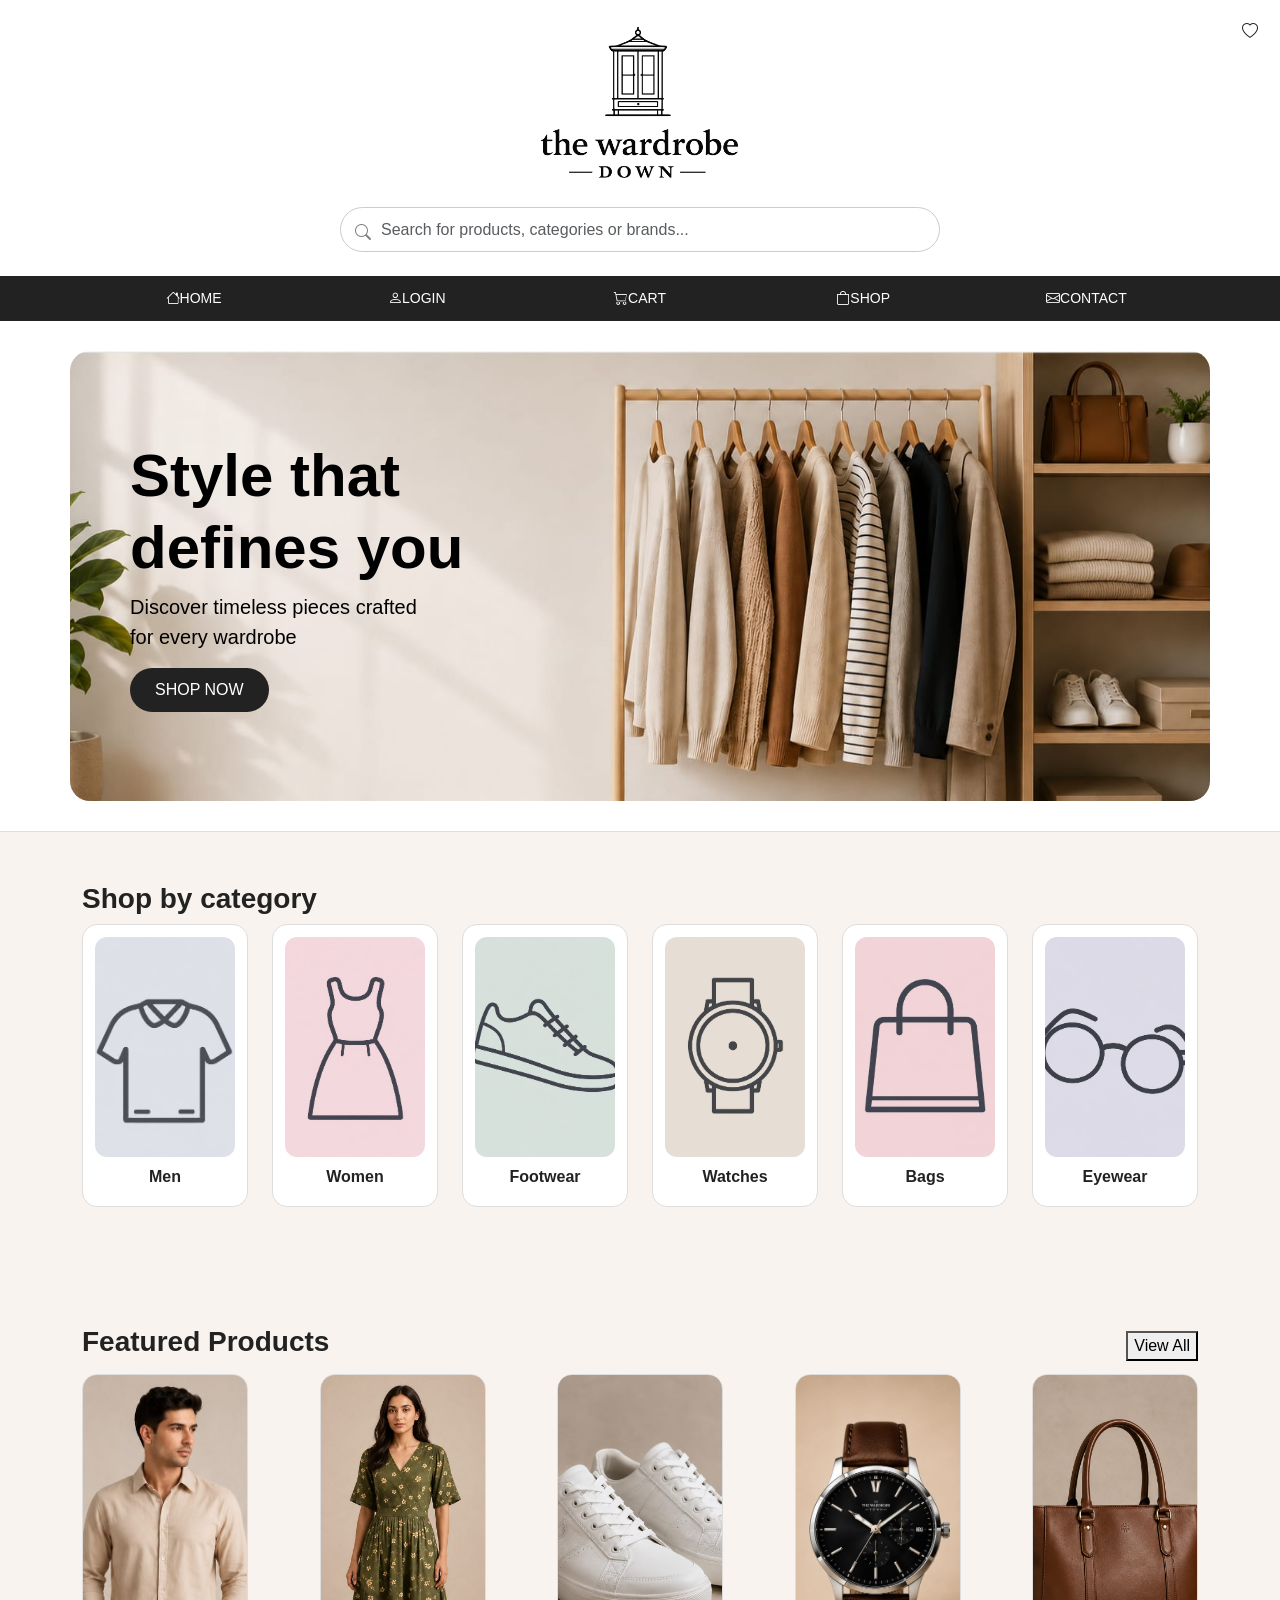
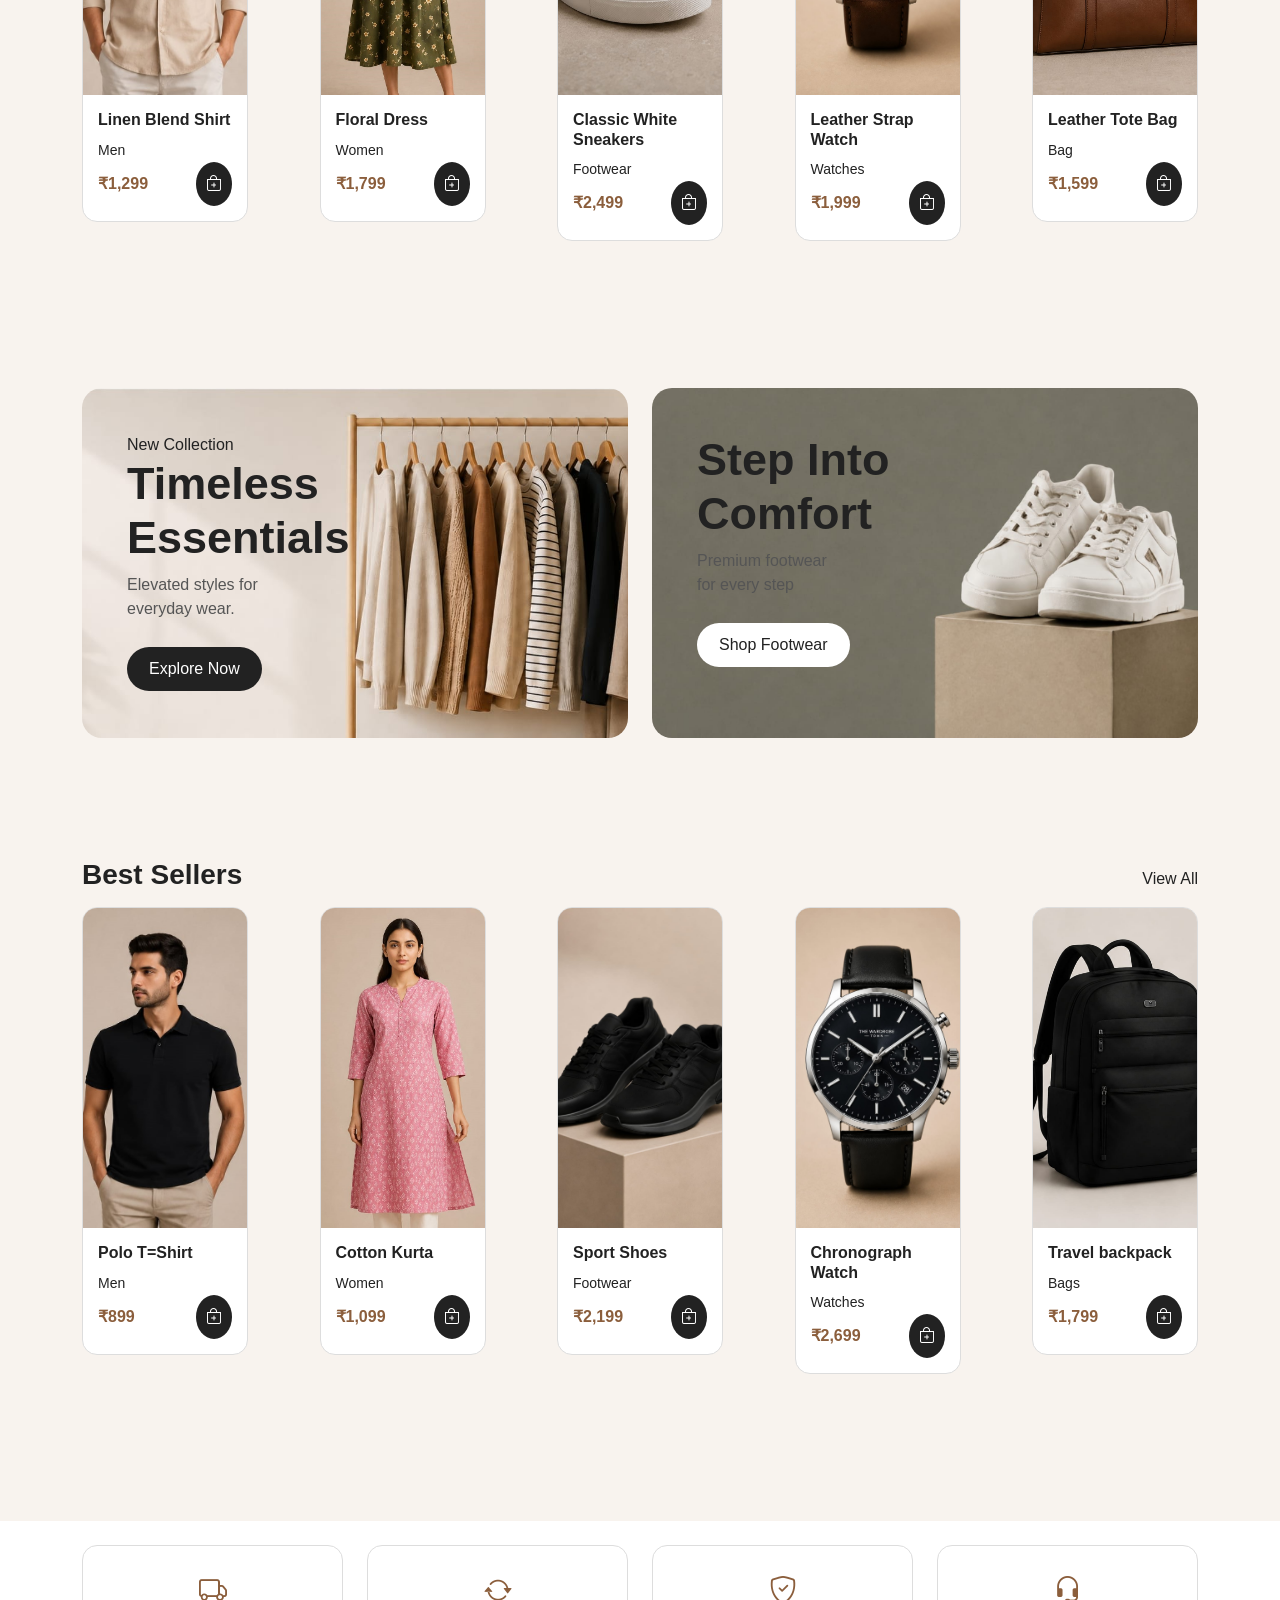
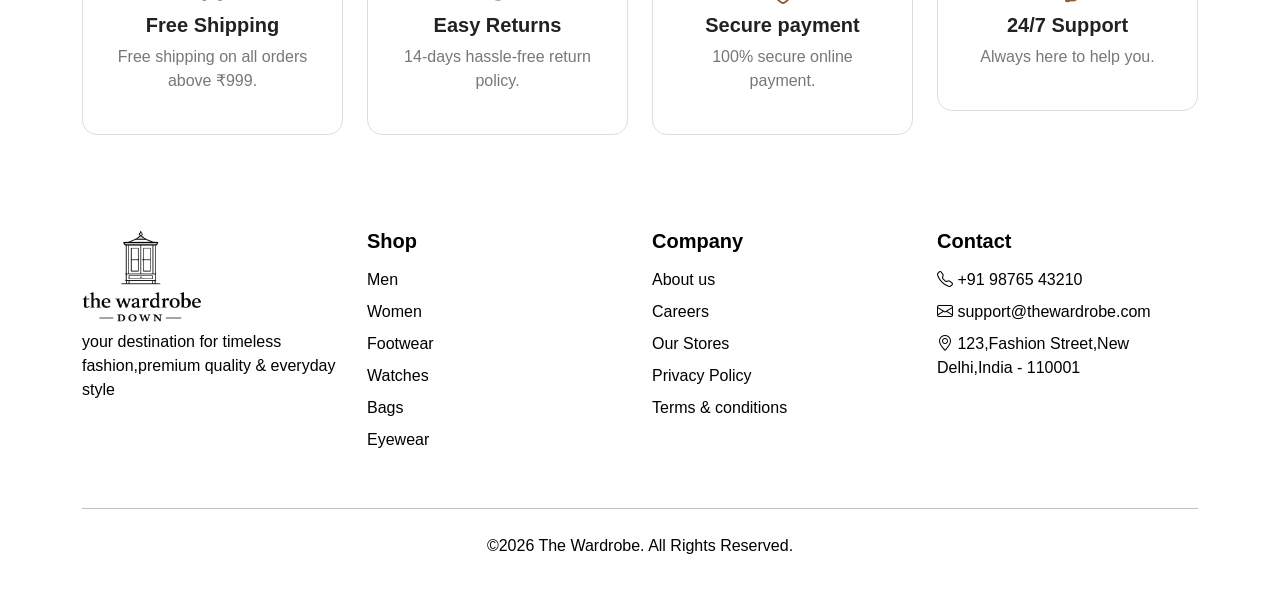
<file: index.html>
<!DOCTYPE html>
<html lang="en">
<head>
    <meta charset="UTF-8">
    <meta name="viewport" content="width=device-width, initial-scale=1.0">
    <title>The Wardrobe . Home</title>
    <link rel="stylesheet" href="bootstrap.css">
    <link rel="stylesheet" href="https://cdn.jsdelivr.net/npm/bootstrap-icons@1.13.1/font/bootstrap-icons.min.css">
    <link rel="stylesheet" href="style.css">
</head>
<body>
    <header>
                <div class="container text-center py-4">
                    <img src="assests/logo.jpg"  width="200"  alt="logo">
                    <div class="search-box mx-auto">
                      <i class="bi bi-search"></i>
                      <input type="text" class="form-control" placeholder="Search for products, categories or brands...">
                    </div>
                </div>
                <div class="icon-bar">
                    <div class="container">
                        <div class="row text-center gx-0">
                            <div class="col">
                                <a href="index.html"><i class="bi bi-house"></i>HOME</a>
                            </div>
                            <div class="col">
                               <a href="login.html"><i class="bi bi-person"></i>LOGIN</a>
                            </div>
                            <div class="col">
                                <a href="cart.html"><i class="bi bi-cart"></i>CART</a>
                            </div>
                            <div class="col">
                                <a href="products.html"><i class="bi bi-bag"></i>SHOP</a>
                            </div>
                            <div class="col">
                                <a href="contact.html"><i class="bi bi-envelope"></i>CONTACT</a>
                            </div>
                        </div>
                    </div>
                </div>
                <section class="hero-banner">
                    <div class="container">
                        <div class="row align-items-center" style="background-image: url(assests/hero.jpg);">
                            <div class="col-lg-6">
                                <h1 style="color: black;">Style that<br>defines you</h1>
                                <p style="color: black;">Discover timeless pieces crafted<br>for every wardrobe</p>
                                <a class="btn btn-dark" href="products.html">SHOP NOW</a>
                            </div>
                        </div>
                    </div>
                </section>
    </header>
    <main>
        <section class="category-section">
            <div class="container">
                <div class="section-title">
                    <h3>Shop by category</h3>
                </div>
                <div class="row g-4 justify-content-between">
                    <div class="col-lg-2 col-md-4 col-6">
                        <div class="category-card">
                            <a href="products.html"><img src="assests/Men.jpg"></a>
                            <h6>Men</h6>
                        </div>
                    </div>
                    <div class="col-lg-2 col-md-4 col-6">
                        <div class="category-card">
                            <a href="products.html"><img src="assests/Women.jpg"></a>
                            <h6>Women</h6>
                        </div>
                    </div>
                    <div class="col-lg-2 col-md-4 col-6">
                        <div class="category-card">
                            <img src="assests/Footwear.jpg" alt="">
                            <h6>Footwear</h6>
                        </div>
                    </div>
                    <div class="col-lg-2 col-md-4 col-6">
                        <div class="category-card">
                            <a href="products.html"><img src="assests/Watches.jpg"></a>
                            <h6>Watches</h6>
                        </div>
                    </div>
                    <div class="col-lg-2 col-md-4 col-6">
                        <div class="category-card">
                            <a href="products.html"><img src="assests/Bags.jpg"></a>
                            <h6>Bags</h6>
                        </div>
                    </div>
                    <div class="col-lg-2 col-md-4 col-6">
                        <div class="category-card">
                            <a href="products.html"><img src="assests/Eyewear.jpg"></a>
                            <h6>Eyewear</h6>
                        </div>
                    </div>
                </div>
            </div>
        </section>
        <section class="featured-products py-5">
            <div class="container">
                <div class="section-title d-flex justify-content-between align-items-center">
                    <h3>Featured Products</h3>
                    <button class="view-btn">View All</button>
                </div>
                <div class="row justify-content-between mt-2">
                    <div class="col-lg-2 col-md-4 col-6 mb-4">
                        <div class="product-box">
                            <div class="wishlist">
                                <i class="bi bi-heart"></i>
                            </div>
                            <a href="product.html"><img src="assests/Linen Blend Shirt.jpg"></a>
                            <div class="product-content">
                                <h6>Linen Blend Shirt</h6>
                                <small>Men</small>
                                <div class="price-row">
                                <span>&#8377;1,299</span>
                                <i class="bi bi-bag-plus"></i>
                                </div>
                            </div>
                        </div>
                    </div>
                    <div class="col-lg-2 col-md-4 col-6 mb-4">
                        <div class="product-box">
                            <div class="wishlist">
                                <i class="bi bi-heart"></i>
                            </div>
                            <a href="product.html"><img src="assests/Floral dress.jpg"></a>
                            <div class="product-content">
                                <h6>Floral Dress</h6>
                                <small>Women</small>
                                <div class="price-row">
                                <span>&#8377;1,799</span>
                                <i class="bi bi-bag-plus"></i>
                                </div>
                            </div>
                        </div>
                    </div>
                    <div class="col-lg-2 col-md-4 col-6 mb-4">
                        <div class="product-box">
                            <div class="wishlist">
                                <i class="bi bi-heart"></i>
                            </div>
                            <a href="product.html"><img src="assests/Classic White Sneakers.jpg"></a>
                            <div class="product-content">
                                <h6>Classic White Sneakers</h6>
                                <small>Footwear</small>
                                <div class="price-row">
                                <span>&#8377;2,499</span>
                                <i class="bi bi-bag-plus"></i>
                                </div>
                            </div>
                        </div>
                    </div>
                    <div class="col-lg-2 col-md-4 col-6 mb-4">
                        <div class="product-box">
                            <div class="wishlist">
                                <i class="bi bi-heart"></i>
                            </div>
                            <a href="product.html"><img src="assests/Leather Strap Watch.jpg"></a>
                            <div class="product-content">
                                <h6>Leather Strap Watch</h6>
                                <small>Watches</small>
                                <div class="price-row">
                                    <span>&#8377;1,999</span>
                                    <i class="bi bi-bag-plus"></i>
                                </div>
                            </div>
                        </div>
                    </div>
                    <div class="col-lg-2 col-md-4 col-6 mb-4">
                        <div class="product-box">
                            <div class="wishlist">
                                <i class="bi bi-heart"></i>
                            </div>
                            <a href="product.html"><img src="assests/Leather Tote bag.jpg" alt=""></a>
                            <div class="product-content">
                                <h6>Leather Tote Bag</h6>
                                <small>Bag</small>
                                <div class="price-row">
                                <span>&#8377;1,599</span>
                                <i class="bi bi-bag-plus"></i>
                                </div>
                            </div>
                        </div>
                    </div>
                </div>
            </div>
        </section>
        <section class="promo-section">
            <div class="container">
                <div class="row g-4">
                    <div class="col-lg-6">
                        <div class="promo-banner banner-light" style="background-image: url(assests/promo\ banner\ 1.jpg);">
                            <div class="promo-content">
                                <span>New Collection</span>
                                <h2>Timeless<br>Essentials</h2>
                                <p>Elevated styles for<br>everyday wear.</p>
                                <a href="products.html" class="promo-btn-dark">Explore Now</a>
                            </div>
                        </div>
                    </div>
                    <div class="col-lg-6">
                        <div class="promo-banner banner-dark" style="background-image: url(assests/promo\ banner\ 2.jpg);">
                            <div class="promo-content">
                                <h2>Step Into<br>Comfort</h2>
                                <p>Premium footwear<br>for every step</p>
                                <a href="products.html" class="promo-btn-light">Shop Footwear</a>
                            </div>
                        </div>
                    </div>
                </div>
            </div>
        </section>
        <section class="featured-products mb-5">
            <div class="container">
                <div class="section-title d-flex justify-content-between align-items-center">
                    <h3>Best Sellers</h3>
                    <a href="products.html" class="view-btn">View All</a>
                </div>
                <div class="row justify-content-between mt-2">
                    <div class="col-lg-2 col-md-4 col-6 mb-4">
                        <div class="product-box">
                            <div class="wishlist">
                                <i class="bi bi-heart"></i>
                            </div>
                            <a href="product.html"><img src="assests/Polo t-Shirt.jpg"></a>
                            <div class="product-content">
                                <h6>Polo T=Shirt</h6>
                                <small>Men</small>
                                <div class="price-row">
                                    <span>&#8377;899</span>
                                    <i class="bi bi-bag-plus"></i>
                                </div>
                            </div>
                        </div>
                    </div>
                    <div class="col-lg-2 col-md-4 col-6 mb-4">
                        <div class="product-box">
                            <div class="wishlist">
                                <i class="bi bi-heart"></i>
                            </div>
                            <a href="product.html"><img src="assests/Cotton kurta.jpg"></a>
                            <div class="product-content">
                                <h6>Cotton Kurta</h6>
                                <small>Women</small>
                                <div class="price-row">
                                    <span>&#8377;1,099</span>
                                    <i class="bi bi-bag-plus"></i>
                                </div>
                            </div>
                        </div>
                    </div>
                    <div class="col-lg-2 col-md-4 col-6 mb-4">
                        <div class="product-box">
                            <div class="wishlist">
                                <i class="bi bi-heart"></i>
                            </div>
                            <a href="product.html"><img src="assests/Sport Shoes.jpg"></a>
                            <div class="product-content">
                                <h6>Sport Shoes</h6>
                                <small>Footwear</small>
                                <div class="price-row">
                                    <span>&#8377;2,199</span>
                                    <i class="bi bi-bag-plus"></i>
                                </div>
                            </div>
                        </div>
                    </div>
                    <div class="col-lg-2 col-md-4 col-6 mb-4">
                        <div class="product-box">
                            <div class="wishlist">
                                <i class="bi bi-heart"></i>
                            </div>
                            <a href="product.html"><img src="assests/Chronograph Watch.jpg"></a>
                            <div class="product-content">
                                <h6>Chronograph Watch</h6>
                                <small>Watches</small>
                                <div class="price-row">
                                    <span>&#8377;2,699</span>
                                    <i class="bi bi-bag-plus"></i>
                                </div>
                            </div>
                        </div>
                    </div>
                    <div class="col-lg-2 col-md-4 col-6 mb-4">
                        <div class="product-box">
                            <div class="wishlist">
                                <i class="bi bi-heart"></i>
                            </div>
                            <a href="product.html"><img src="assests/Travel Backpack.jpg"></a>
                            <div class="product-content">
                                <h6>Travel backpack</h6>
                                <small>Bags</small>
                                <div class="price-row">
                                    <span>&#8377;1,799</span>
                                    <i class="bi bi-bag-plus"></i>
                                </div>
                            </div>
                        </div>
                    </div>
                </div>
            </div>
        </section>
        <section class="services py-4">
            <div class="container">
                <div class="row text-center g-4">
                    <div class="col-lg-3 col-md-6">
                        <div class="service-box">
                            <i class="bi bi-truck"></i>
                            <h5>Free Shipping</h5>
                            <p>Free shipping on all orders above &#8377;999.</p>
                        </div>
                    </div>
                    <div class="col-lg-3 col-md-6">
                        <div class="service-box">
                            <i class="bi bi-arrow-repeat"></i>
                            <h5>Easy Returns</h5>
                            <p>14-days hassle-free return policy.</p>
                        </div>
                    </div>
                    <div class="col-lg-3 col-md-6">
                        <div class="service-box">
                            <i class="bi bi-shield-check"></i>
                            <h5>Secure payment</h5>
                            <p>100% secure online payment.</p>
                        </div>
                    </div>
                    <div class="col-lg-3 col-md-6">
                        <div class="service-box">
                            <i class="bi bi-headset"></i>
                            <h5>24/7 Support</h5>
                            <p>Always here to help you.</p>
                        </div>
                    </div>
                </div>
            </div>
        </section>
    </main>
    <footer class="footer">
        <div class="container">
            <div class="row">
                <div class="col-lg-3 col-md-6 mb-4">
                    <img src="assests/logo.jpg" width="120">
                    <p>your destination for timeless fashion,premium quality & everyday style</p>
                    <div class="social-icons d-flex justify-content-between">
                        <a href="#"><i class="bi bi-facebook"></i></a>
                        <a href="#"><i class="bi bi-instagram"></i></a>
                        <a href="#"><i class="bi bi-twitter-x"></i></a>
                        <a href="#"><i class="bi bi-youtube"></i></a>
                    </div>
                </div>
                <div class="col-lg-3 col-md-6 mb-4">
                    <h5>Shop</h5>
                    <ul>
                        <li><a href="products.html">Men</a></li>
                        <li><a href="products.html">Women</a></li>
                        <li><a href="products.html">Footwear</a></li>
                        <li><a href="products.html">Watches</a></li>
                        <li><a href="products.html">Bags</a></li>
                        <li><a href="products.html">Eyewear</a></li>
                    </ul>
                </div>
                <div class="col-lg-3 col-md-6 mb-4">
                    <h5>Company</h5>
                    <ul>
                        <li><a href="#">About us</a></li>
                        <li><a href="#">Careers</a></li>
                        <li><a href="#">Our Stores</a></li>
                        <li><a href="#">Privacy Policy</a></li>
                        <li><a href="#">Terms & conditions</a></li>
                    </ul>
                </div>
                <div class="col-lg-3 col-md-6 mb-4">
                    <h5>Contact</h5>
                    <ul>
                    <li><i class="bi bi-telephone"></i>  +91 98765 43210</li>
                    <li><i class="bi bi-envelope"></i>   support@thewardrobe.com</li>
                    <li><i class="bi bi-geo-alt"></i>   123,Fashion Street,New Delhi,India - 110001</li>
                    </ul>
                </div>
            </div>
            <hr>
            <div class="copyright">
                <p>&copy;2026 The Wardrobe. All Rights Reserved.</p>
            </div>
        </div>
    </footer>
</body>
</html>
</file>
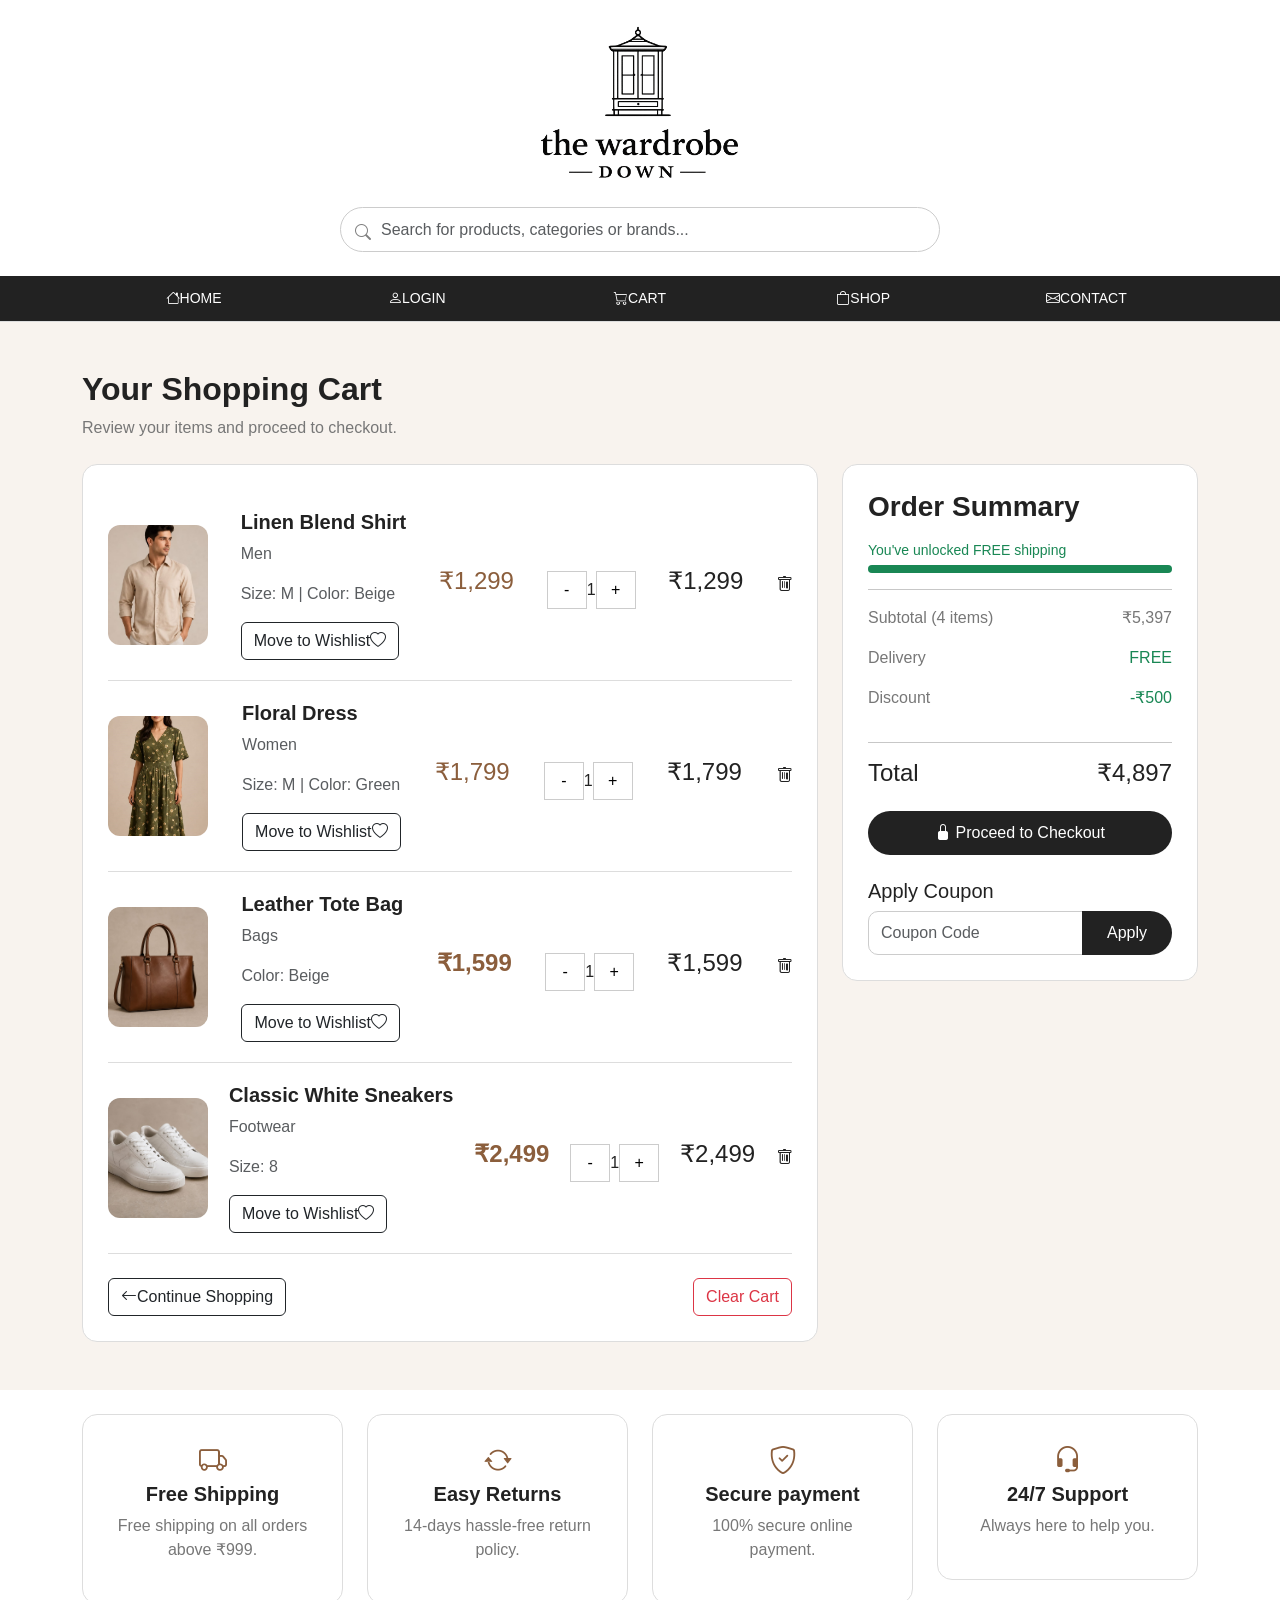
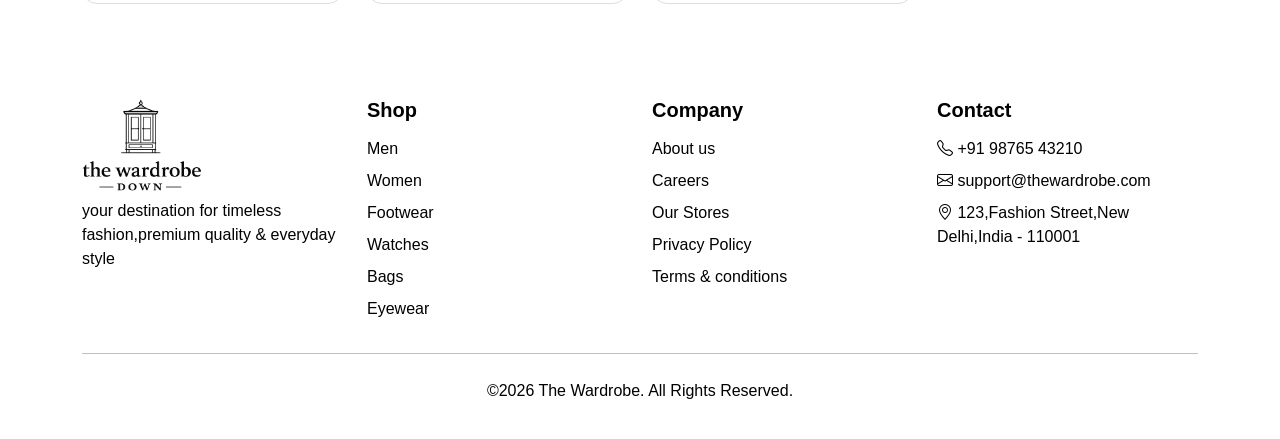
<file: cart.html>
<!DOCTYPE html>
<html lang="en">
<head>
    <meta charset="UTF-8">
    <meta name="viewport" content="width=device-width, initial-scale=1.0">
    <title>The Wardrobe . Cart</title>
    <link rel="stylesheet" href="bootstrap.css">
    <link rel="stylesheet" href="https://cdn.jsdelivr.net/npm/bootstrap-icons@1.13.1/font/bootstrap-icons.min.css">
    <link rel="stylesheet" href="style.css">
</head>
<body>
        <header>
                <div class="container text-center py-4">
                    <img src="assests/logo.jpg" width="200" alt="logo">
                    <div class="search-box mx-auto">
                      <i class="bi bi-search"></i>
                      <input type="text" class="form-control" placeholder="Search for products, categories or brands...">
                    </div>
                </div>
                <div class="icon-bar">
                    <div class="container">
                        <div class="row text-center gx-0">
                            <div class="col">
                                <a href="index.html"><i class="bi bi-house"></i>HOME</a>
                            </div>
                            <div class="col">
                               <a href="login.html"><i class="bi bi-person"></i>LOGIN</a>
                            </div>
                            <div class="col">
                                <a href="cart.html"><i class="bi bi-cart"></i>CART</a>
                            </div>
                            <div class="col">
                                <a href="products.html"><i class="bi bi-bag"></i>SHOP</a>
                            </div>
                            <div class="col">
                                <a href="contact.html"><i class="bi bi-envelope"></i>CONTACT</a>
                            </div>
                        </div>
                    </div>
                </div>
    </header>
    <main>
        <section class="cart-section py-5">
           <div class="container">
            <div class="mb-4">
                <h2>Your Shopping Cart</h2>
                <p>Review your items and proceed to checkout.</p>
            </div>
            <div class="row">
                <div class="col-lg-8">
                    <div class="cart-card">
                        <div class="cart-item d-flex justify-content-between">
                            <img src="assests/Linen Blend Shirt.jpg">
                            <div class="details">
                                <h5>Linen Blend Shirt</h5>
                                <p class="text-muted">Men</p>
                                <p class="text-muted">Size: M | Color: Beige</p>
                                <button class="btn btn-outline-dark">Move to Wishlist<i class="bi bi-heart"></i></button>
                            </div>
                            <div class="price">
                                <h4>&#8377;1,299</h4>
                            </div>
                            <div class="quantity">
                                <button>-</button>
                                <span>1</span>
                                <button>+</button>
                            </div>
                            <div class="total">
                                <h4>&#8377;1,299</h4>
                            </div>
                            <div><i class="bi bi-trash"></i></div>
                        </div>
                        <div class="cart-item d-flex justify-content-between">
                            <img src="assests/Floral dress.jpg">
                            <div class="details">
                                <h5>Floral Dress</h5>
                                <p class="text-muted">Women</p>
                                <p class="text-muted">Size: M | Color: Green</p>
                                <button class="btn btn-outline-dark">Move to Wishlist<i class="bi bi-heart"></i></button>
                            </div>
                            <div class="price">
                                <h4>&#8377;1,799</h4>
                            </div>
                            <div class="quantity">
                                <button>-</button>
                                <span>1</span>
                                <button>+</button>
                            </div>
                            <div class="total">
                                <h4>&#8377;1,799</h4>
                            </div>
                            <div><i class="bi bi-trash"></i></div>
                        </div>
                        <div class="cart-item d-flex justify-content-between">
                            <img src="assests/Leather Tote bag.jpg">
                            <div class="details">
                                <h5>Leather Tote Bag</h5>
                                <p class="text-muted">Bags</p>
                                <p class="text-muted">Color: Beige</p>
                                <button class="btn btn-outline-dark">Move to Wishlist<i class="bi bi-heart"></i></button>
                            </div>
                            <div class="price">
                                <h4 class="fw-semibold">&#8377;1,599</h4>
                            </div>
                            <div class="quantity">
                                <button>-</button>
                                <span>1</span>
                                <button>+</button>
                            </div>
                            <div class="total">
                                <h4>&#8377;1,599</h4>
                            </div>
                            <div><i class="bi bi-trash"></i></div>
                        </div>
                        <div class="cart-item d-flex justify-content-between">
                            <img src="assests/Classic White Sneakers.jpg">
                            <div class="details">
                                <h5>Classic White Sneakers</h5>
                                <p class="text-muted">Footwear</p>
                                <p class="text-muted">Size: 8</p>
                                <button class="btn btn-outline-dark">Move to Wishlist<i class="bi bi-heart"></i></button>
                            </div>
                            <div class="price">
                                <h4 class="fw-semibold">&#8377;2,499</h4>
                            </div>
                            <div class="quantity">
                                <button>-</button>
                                <span>1</span>
                                <button>+</button>
                            </div>
                            <div class="total">
                                <h4>&#8377;2,499</h4>
                            </div>
                            <div><i class="bi bi-trash"></i></div>
                        </div>
                        <div class="cart-buttons d-flex justify-content-between mt-4">
                            <a href="products.html" class="btn btn-outline-dark"><i class="bi bi-arrow-left"></i>Continue Shopping</a>
                            <a href="#" class="btn btn-outline-danger">Clear Cart</a>
                        </div>
                    </div>
                </div>
                <div class="col-lg-4">
                    <div class="summary">
                        <h3 class="fw-semibold mb-3">Order Summary</h3>
                        <p class="small mb-1 text-success">You've unlocked FREE shipping</p>
                        <div class="progress mb-3" style="height: 8px;">
                            <div class="progress-bar bg-success" style="width: 100%;"></div>
                        </div>
                        <hr>
                        <div class="d-flex justify-content-between">
                            <p>Subtotal (4 items)</p>
                            <p>&#8377;5,397</p>
                        </div>
                        <div class="d-flex justify-content-between">
                            <p>Delivery</p>
                            <p class="text-success">FREE</p>
                        </div>
                        <div class="d-flex justify-content-between">
                            <p>Discount</p>
                            <p class="text-success">-&#8377;500</p>
                        </div>
                        <hr>
                        <div class="d-flex justify-content-between">
                            <h4>Total</h4>
                            <h4>&#8377;4,897</h4>
                        </div>
                        <div class="d-flex justify-content-center">
                            <a href="checkout.html" class="checkout-btn"><i class="bi bi-lock-fill"></i> Proceed to Checkout</a>
                        </div>
                        <div class="coupon mt-4">
                            <h5>Apply Coupon</h5>
                            <div class="input-group">
                                <input type="text" class="form-control" placeholder="Coupon Code">
                                <button class="btn btn-dark">Apply</button>
                            </div>
                        </div>
                    </div>
                </div>
            </div>
           </div>
        </section>
        <section class="services py-4">
            <div class="container">
                <div class="row g-4">
                    <div class="col-lg-3 col-md-6">
                        <div class="service-box">
                            <i class="bi bi-truck"></i>
                            <h5>Free Shipping</h5>
                            <p>Free shipping on all orders above &#8377;999.</p>
                        </div>
                    </div>
                    <div class="col-lg-3 col-md-6">
                        <div class="service-box">
                            <i class="bi bi-arrow-repeat"></i>
                            <h5>Easy Returns</h5>
                            <p>14-days hassle-free return policy.</p>
                        </div>
                    </div>
                    <div class="col-lg-3 col-md-6">
                        <div class="service-box">
                            <i class="bi bi-shield-check"></i>
                            <h5>Secure payment</h5>
                            <p>100% secure online payment.</p>
                        </div>
                    </div>
                    <div class="col-lg-3 col-md-6">
                        <div class="service-box">
                            <i class="bi bi-headset"></i>
                            <h5>24/7 Support</h5>
                            <p>Always here to help you.</p>
                        </div>
                    </div>
                </div>
            </div>
        </section>
    </main>
    <footer class="footer">
        <div class="container">
            <div class="row">
                <div class="col">
                    <img src="assests/logo.jpg" width="120">
                    <p>your destination for timeless fashion,premium quality & everyday style</p>
                    <div class="social-icons d-flex justify-content-between">
                        <a href="#"><i class="bi bi-facebook"></i></a>
                        <a href="#"><i class="bi bi-instagram"></i></a>
                        <a href="#"><i class="bi bi-twitter-x"></i></a>
                        <a href="#"><i class="bi bi-youtube"></i></a>
                    </div>
                </div>
                <div class="col">
                    <h5>Shop</h5>
                    <ul>
                        <li><a href="products.html">Men</a></li>
                        <li><a href="products.html">Women</a></li>
                        <li><a href="products.html">Footwear</a></li>
                        <li><a href="products.html">Watches</a></li>
                        <li><a href="products.html">Bags</a></li>
                        <li><a href="products.html">Eyewear</a></li>
                    </ul>
                </div>
                <div class="col">
                    <h5>Company</h5>
                    <ul>
                        <li><a href="#">About us</a></li>
                        <li><a href="#">Careers</a></li>
                        <li><a href="#">Our Stores</a></li>
                        <li><a href="#">Privacy Policy</a></li>
                        <li><a href="#">Terms & conditions</a></li>
                    </ul>
                </div>
                <div class="col">
                    <h5>Contact</h5>
                    <ul>
                    <li><i class="bi bi-telephone"></i>  +91 98765 43210</li>
                    <li><i class="bi bi-envelope"></i>   support@thewardrobe.com</li>
                    <li><i class="bi bi-geo-alt"></i>   123,Fashion Street,New Delhi,India - 110001</li>
                    </ul>
                </div>
            </div>
            <hr>
            <div class="copyright">
                <p>&copy;2026 The Wardrobe. All Rights Reserved.</p>
            </div>
        </div>
    </footer> 
</body>
</html>
</file>
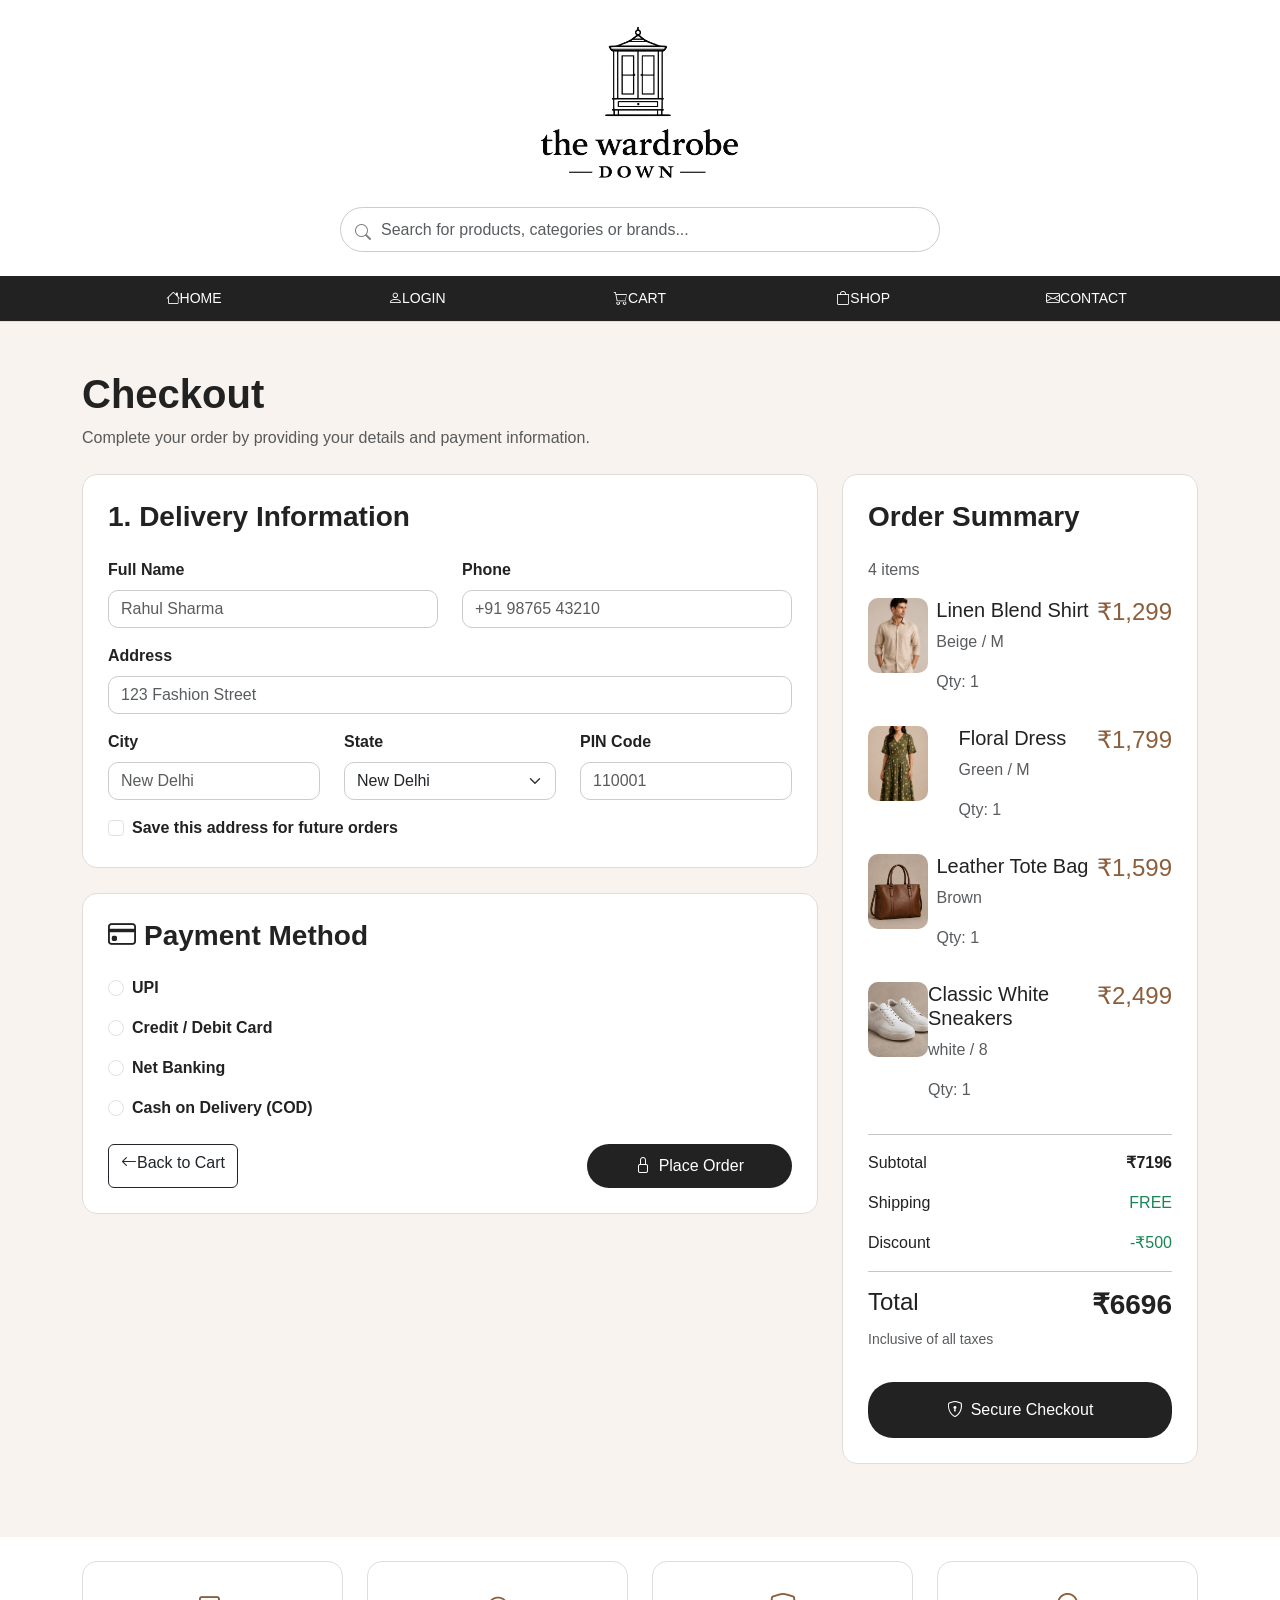
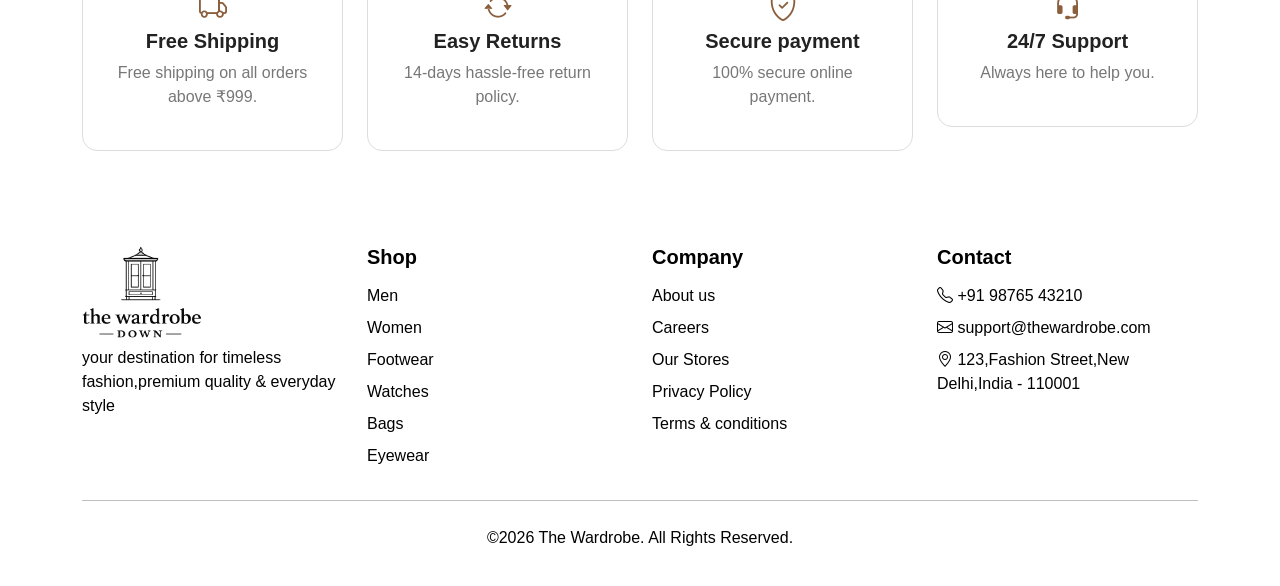
<file: checkout.html>
<!DOCTYPE html>
<html lang="en">
<head>
    <meta charset="UTF-8">
    <meta name="viewport" content="width=device-width, initial-scale=1.0">
    <title>The Wardrobe . Checkout</Thead></title>
    <link rel="stylesheet" href="bootstrap.css">
    <link rel="stylesheet" href="https://cdn.jsdelivr.net/npm/bootstrap-icons@1.13.1/font/bootstrap-icons.min.css">
    <link rel="stylesheet" href="style.css">
</head>
<body>
    <header>
                <div class="container text-center py-4">
                    <img src="assests/logo.jpg" width="200" alt="logo">
                    <div class="search-box mx-auto">
                      <i class="bi bi-search"></i>
                      <input type="text" class="form-control" placeholder="Search for products, categories or brands...">
                    </div>
                </div>
                <div class="icon-bar">
                    <div class="container">
                        <div class="row text-center gx-0">
                            <div class="col">
                                <a href="index.html"><i class="bi bi-house"></i>HOME</a>
                            </div>
                            <div class="col">
                               <a href="login.html"><i class="bi bi-person"></i>LOGIN</a>
                            </div>
                            <div class="col">
                                <a href="cart.html"><i class="bi bi-cart"></i>CART</a>
                            </div>
                            <div class="col">
                                <a href="products.html"><i class="bi bi-bag"></i>SHOP</a>
                            </div>
                            <div class="col">
                                <a href="contact.html"><i class="bi bi-envelope"></i>CONTACT</a>
                            </div>
                        </div>
                    </div>
                </div>
    </header>
    <main>
        <section class="checkout py-5">
            <div class="container">
                <h1 class="fw-bold mb-2">Checkout</h1>
                <p class="text-muted mb-4">Complete your order by providing your details and payment information.</p>
                <div class="row">
                    <div class="col-lg-8">
                        <div class="checkout-card">
                            <h3 class="mb-4">1. Delivery Information</h3>
                            <div class="row">
                                <div class="col-md-6 mb-3">
                                    <label class="form-label">Full Name</label>
                                    <input type="text" class="form-control" placeholder="Rahul Sharma">
                                </div>
                                <div class="col-md-6 mb-3">
                                    <label class="form-label">Phone</label>
                                    <input type="text" class="form-control" placeholder="+91 98765 43210">
                                </div>
                                <div class="col-12 mb-3">
                                    <label class="form-label">Address</label>
                                    <input type="text" class="form-control" placeholder="123 Fashion Street">
                                </div>
                                <div class="col-md-4 mb-3">
                                    <label class="form-label">City</label>
                                    <input type="text" class="form-control" placeholder="New Delhi">
                                </div>
                                <div class="col-md-4 mb-3">
                                    <label class="form-label">State</label>
                                    <select class="form-select">
                                        <option>New Delhi</option>
                                        <option>Uttar Pradesh</option>
                                        <option>Maharashtra</option>
                                        <option>Gujarat</option>
                                    </select>
                                </div>
                                <div class="col-md-4 mb-3">
                                    <label class="form-label">PIN Code</label>
                                    <input type="text" class="form-control" placeholder="110001">
                                </div>
                                <div class="col-12">
                                    <div class="form-check">
                                        <input class="form-check-input" type="checkbox">
                                        <label class="form-check-label">Save this address for future orders</label>
                                    </div>
                                </div>
                            </div>
                        </div>
                        <div class="checkout-card mt-4">
                            <h3 class="mb-4"><i class="bi bi-credit-card me-2"></i>Payment Method</h3>
                            <div class="form-check mb-3">
                                <input type="radio" class="form-check-input" name="payment">
                                <label class="form-check-label">UPI</label>
                            </div>
                            <div class="form-check mb-3">
                                <input type="radio" class="form-check-input" name="payment">
                                <label class="form-check-label">Credit / Debit Card</label>
                            </div>
                            <div class="form-check mb-3">
                                <input type="radio" class="form-check-input" name="payment">
                                <label class="form-check-label">Net Banking</label>
                            </div>
                            <div class="form-check mb-3">
                                <input type="radio" class="form-check-input" name="payment">
                                <label class="form-check-label">Cash on Delivery (COD)</label>
                            </div>
                            <div class="mt-4 d-flex justify-content-between">
                                <a href="cart.html" class="btn btn-outline-dark"><i class="bi bi-arrow-left"></i>Back to Cart</a>
                                <button class="btn btn-dark px-5"><i class="bi bi-lock me-2"></i>Place Order</button>
                            </div>
                        </div>
                    </div>
                    <div class="col-lg-4">
                        <div class="checkout-card sticky-top">
                            <h3 class="mb-4">Order Summary</h3>
                            <p class="text-muted mb-3">4 items</p>
                            <div class="d-flex justify-content-between mb-3">
                                <img src="assests/Linen Blend Shirt.jpg">
                                <div class="details">
                                    <h5>Linen Blend Shirt</h5>
                                    <p class="text-muted">Beige / M</p>
                                    <p class="text-muted">Qty: 1</p>
                                </div>
                                <div class="price">
                                    <h4>&#8377;1,299</h4>
                                </div>
                            </div>
                            <div class="d-flex justify-content-between mb-3">
                                <img src="assests/Floral dress.jpg">
                                <div class="details">
                                    <h5>Floral Dress</h5>
                                    <p class="text-muted">Green / M</p>
                                    <p class="text-muted">Qty: 1</p>
                                </div>
                                <div class="price">
                                    <h4>&#8377;1,799</h4>
                                </div>
                            </div>
                            <div class="d-flex justify-content-between mb-3">
                                <img src="assests/Leather Tote bag.jpg">
                                <div class="details">
                                    <h5>Leather Tote Bag</h5>
                                    <p class="text-muted">Brown</p>
                                    <p class="text-muted">Qty: 1</p>
                                </div>
                                <div class="price">
                                    <h4>&#8377;1,599</h4>
                                </div>
                            </div>
                            <div class="d-flex justify-content-between mb-3">
                                <img src="assests/Classic White Sneakers.jpg">
                                <div class="details">
                                    <h5>Classic White Sneakers</h5>
                                    <p class="text-muted">white / 8</p>
                                    <p class="text-muted">Qty: 1</p>
                                </div>
                                <div class="price">
                                    <h4>&#8377;2,499</h4>
                                </div>
                            </div>
                            <hr>
                            <div class="d-flex justify-content-between mb-3">
                                <span>Subtotal</span>
                                <strong>&#8377;7196</strong>
                            </div>
                            <div class="d-flex justify-content-between mb-3">
                                <span>Shipping</span>
                                <span class="text-success">FREE</span>
                            </div>
                            <div class="d-flex justify-content-between">
                                <span>Discount</span>
                                <span class="text-success">-&#8377;500</span>
                            </div>
                            <hr>
                            <div class="d-flex justify-content-between">
                                <h4>Total</h4>
                                <h3 class="fw-bold">&#8377;6696</h3>
                            </div>
                            <p class="text-muted small">Inclusive of all taxes</p>
                            <button class="btn btn-dark w-100 mt-3 py-3"><i class="bi bi-shield-lock me-2"></i>Secure Checkout</button>
                        </div>
                    </div>
                </div>
            </div>
        </section>
                <section class="services py-4">
            <div class="container">
                <div class="row g-4">
                    <div class="col-lg-3 col-md-6">
                        <div class="service-box">
                            <i class="bi bi-truck"></i>
                            <h5>Free Shipping</h5>
                            <p>Free shipping on all orders above &#8377;999.</p>
                        </div>
                    </div>
                    <div class="col-lg-3 col-md-6">
                        <div class="service-box">
                            <i class="bi bi-arrow-repeat"></i>
                            <h5>Easy Returns</h5>
                            <p>14-days hassle-free return policy.</p>
                        </div>
                    </div>
                    <div class="col-lg-3 col-md-6">
                        <div class="service-box">
                            <i class="bi bi-shield-check"></i>
                            <h5>Secure payment</h5>
                            <p>100% secure online payment.</p>
                        </div>
                    </div>
                    <div class="col-lg-3 col-md-6">
                        <div class="service-box">
                            <i class="bi bi-headset"></i>
                            <h5>24/7 Support</h5>
                            <p>Always here to help you.</p>
                        </div>
                    </div>
                </div>
            </div>
        </section>
    </main>
    <footer class="footer">
        <div class="container">
            <div class="row">
                <div class="col">
                    <img src="assests/logo.jpg" width="120">
                    <p>your destination for timeless fashion,premium quality & everyday style</p>
                    <div class="social-icons d-flex justify-content-between">
                        <a href="#"><i class="bi bi-facebook"></i></a>
                        <a href="#"><i class="bi bi-instagram"></i></a>
                        <a href="#"><i class="bi bi-twitter-x"></i></a>
                        <a href="#"><i class="bi bi-youtube"></i></a>
                    </div>
                </div>
                <div class="col">
                    <h5>Shop</h5>
                    <ul>
                        <li><a href="products.html">Men</a></li>
                        <li><a href="products.html">Women</a></li>
                        <li><a href="products.html">Footwear</a></li>
                        <li><a href="products.html">Watches</a></li>
                        <li><a href="products.html">Bags</a></li>
                        <li><a href="products.html">Eyewear</a></li>
                    </ul>
                </div>
                <div class="col">
                    <h5>Company</h5>
                    <ul>
                        <li><a href="#">About us</a></li>
                        <li><a href="#">Careers</a></li>
                        <li><a href="#">Our Stores</a></li>
                        <li><a href="#">Privacy Policy</a></li>
                        <li><a href="#">Terms & conditions</a></li>
                    </ul>
                </div>
                <div class="col">
                    <h5>Contact</h5>
                    <ul>
                    <li><i class="bi bi-telephone"></i>  +91 98765 43210</li>
                    <li><i class="bi bi-envelope"></i>   support@thewardrobe.com</li>
                    <li><i class="bi bi-geo-alt"></i>   123,Fashion Street,New Delhi,India - 110001</li>
                    </ul>
                </div>
            </div>
            <hr>
            <div class="copyright">
                <p>&copy;2026 The Wardrobe. All Rights Reserved.</p>
            </div>
        </div>
    </footer> 
</body>
</html>
</file>
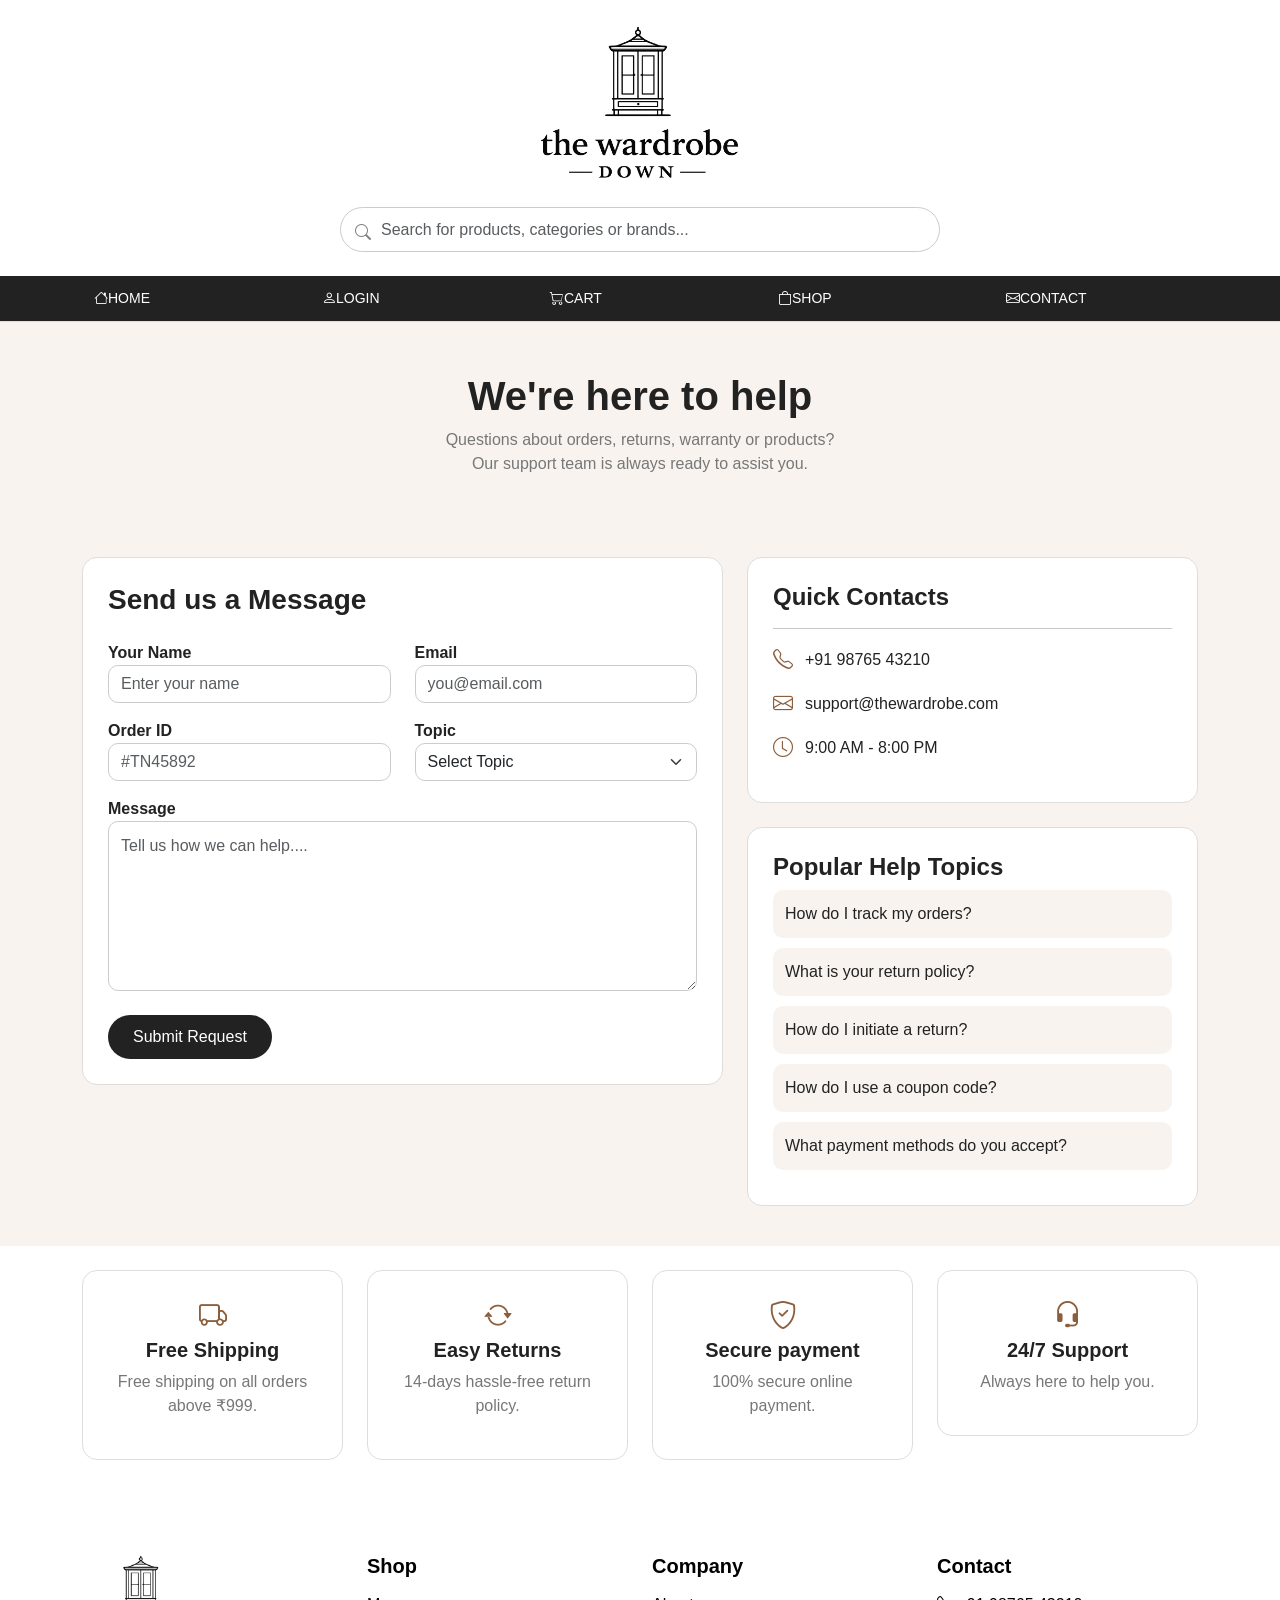
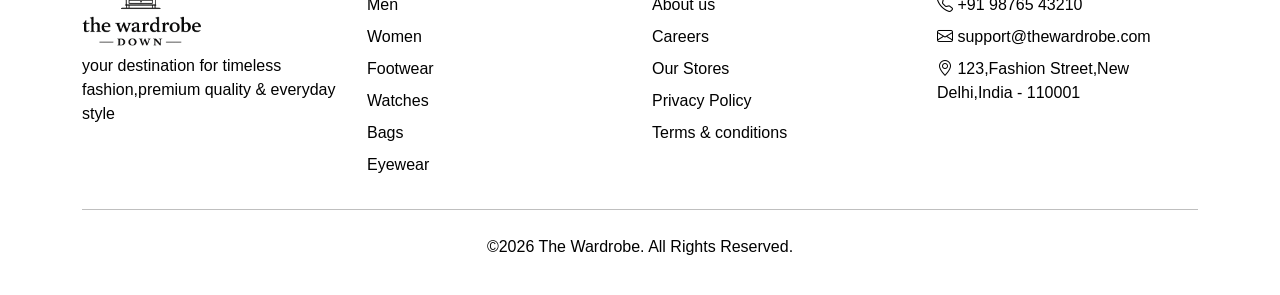
<file: contact.html>
<!DOCTYPE html>
<html lang="en">
<head>
    <meta charset="UTF-8">
    <meta name="viewport" content="width=device-width, initial-scale=1.0">
    <title>The Wardrobe . Help</title>
    <link rel="stylesheet" href="bootstrap.css">
    <link rel="stylesheet" href="https://cdn.jsdelivr.net/npm/bootstrap-icons@1.13.1/font/bootstrap-icons.min.css">
    <link rel="stylesheet" href="style.css">
</head>
<body>
    <header>
                <div class="container text-center py-4">
                    <img src="assests/logo.jpg" width="200" alt="logo">
                    <div class="search-box mx-auto">
                      <i class="bi bi-search"></i>
                      <input type="text" class="form-control" placeholder="Search for products, categories or brands...">
                    </div>
                </div>
                <div class="icon-bar">
                    <div class="container">
                        <div class="row text">
                            <div class="col">
                                <a href="index.html"><i class="bi bi-house"></i>HOME</a>
                            </div>
                            <div class="col">
                               <a href="login.html"><i class="bi bi-person"></i>LOGIN</a>
                            </div>
                            <div class="col">
                                <a href="cart.html"><i class="bi bi-cart"></i>CART</a>
                            </div>
                            <div class="col">
                                <a href="products.html"><i class="bi bi-bag"></i>SHOP</a>
                            </div>
                            <div class="col">
                                <a href="contact.html"><i class="bi bi-envelope"></i>CONTACT</a>
                            </div>
                        </div>
                    </div>
                </div>
    </header>
    <main>
        <section class="help-heading">
            <div class="container">
                <h1>We're here to help</h1>
                <p>Questions about orders, returns, warranty or products?<br>Our support team is always ready to assist you.</p>
            </div>
        </section>
        <section class="help-setion">
            <div class="container">
                <div class="row">
                    <div class="col-lg-7">
                        <div class="help-card">
                            <h3 class="mb-4">Send us a Message</h3>
                            <form>
                                <div class="row">
                                    <div class="col-md-6 mb-3">
                                        <label>Your Name</label>
                                        <input type="text" class="form-control" placeholder="Enter your name">
                                    </div>
                                    <div class="col-md-6 mb-3">
                                        <label>Email</label>
                                        <input type="email" class="form-control" placeholder="you@email.com">
                                    </div>
                                    <div class="col-md-6 mb-3">
                                        <label>Order ID</label>
                                        <input type="text" class="form-control" placeholder="#TN45892">
                                    </div>
                                    <div class="col-md-6 mb-3">
                                        <label>Topic</label>
                                        <select class="form-select">
                                            <option>Select Topic</option>
                                            <option>Order Status</option>
                                            <option>Returns</option>
                                            <option>Refund</option>
                                            <option>Warranty</option>
                                            <option>Product Query</option>
                                        </select>
                                    </div>
                                    <div class="col-12">
                                        <label>Message</label>
                                        <textarea class="form-control" rows="6" placeholder="Tell us how we can help...."></textarea>
                                    </div>
                                    <div class="col-12 mt-4">
                                        <button class="btn submit-btn">Submit Request</button>
                                    </div>
                                </div>
                            </form>
                        </div>
                    </div>
                    <div class="col-lg-5">
                        <div class="help-card">
                            <h4>Quick Contacts</h4>
                            <hr>
                            <div class="contact-row">
                                <i class="bi bi-telephone"></i>
                                <span>+91 98765 43210</span>
                            </div>
                            <div class="contact-row">
                                <i class="bi bi-envelope"></i>
                                <span>support@thewardrobe.com</span>
                            </div>
                            <div class="contact-row">
                                <i class="bi bi-clock"></i>
                                <span>9:00 AM - 8:00 PM</span>
                            </div>
                        </div>
                        <div class="help-card mt-4">
                            <h4>Popular Help Topics</h4>
                            <div class="topic">
                                How do I track my orders?
                            </div>
                            <div class="topic">
                                What is your return policy?
                            </div>
                            <div class="topic">
                                How do I initiate a return?
                            </div>
                            <div class="topic">
                                How do I use a coupon code?
                            </div>
                            <div class="topic">
                                What payment methods do you accept?
                            </div>
                        </div>
                    </div>
                </div>
            </div>
        </section>
        <section class="services py-4">
            <div class="container">
                <div class="row g-4">
                    <div class="col-lg-3 col-md-6">
                        <div class="service-box">
                            <i class="bi bi-truck"></i>
                            <h5>Free Shipping</h5>
                            <p>Free shipping on all orders above &#8377;999.</p>
                        </div>
                    </div>
                    <div class="col-lg-3 col-md-6">
                        <div class="service-box">
                            <i class="bi bi-arrow-repeat"></i>
                            <h5>Easy Returns</h5>
                            <p>14-days hassle-free return policy.</p>
                        </div>
                    </div>
                    <div class="col-lg-3 col-md-6">
                        <div class="service-box">
                            <i class="bi bi-shield-check"></i>
                            <h5>Secure payment</h5>
                            <p>100% secure online payment.</p>
                        </div>
                    </div>
                    <div class="col-lg-3 col-md-6">
                        <div class="service-box">
                            <i class="bi bi-headset"></i>
                            <h5>24/7 Support</h5>
                            <p>Always here to help you.</p>
                        </div>
                    </div>
                </div>
            </div>
        </section>
    </main>
    <footer class="footer">
        <div class="container">
            <div class="row">
                <div class="col">
                    <img src="assests/logo.jpg" width="120">
                    <p>your destination for timeless fashion,premium quality & everyday style</p>
                    <div class="social-icons d-flex justify-content-between">
                        <a href="#"><i class="bi bi-facebook"></i></a>
                        <a href="#"><i class="bi bi-instagram"></i></a>
                        <a href="#"><i class="bi bi-twitter-x"></i></a>
                        <a href="#"><i class="bi bi-youtube"></i></a>
                    </div>
                </div>
                <div class="col">
                    <h5>Shop</h5>
                    <ul>
                        <li><a href="products.html">Men</a></li>
                        <li><a href="products.html">Women</a></li>
                        <li><a href="products.html">Footwear</a></li>
                        <li><a href="products.html">Watches</a></li>
                        <li><a href="products.html">Bags</a></li>
                        <li><a href="products.html">Eyewear</a></li>
                    </ul>
                </div>
                <div class="col">
                    <h5>Company</h5>
                    <ul>
                        <li><a href="#">About us</a></li>
                        <li><a href="#">Careers</a></li>
                        <li><a href="#">Our Stores</a></li>
                        <li><a href="#">Privacy Policy</a></li>
                        <li><a href="#">Terms & conditions</a></li>
                    </ul>
                </div>
                <div class="col">
                    <h5>Contact</h5>
                    <ul>
                    <li><i class="bi bi-telephone"></i>  +91 98765 43210</li>
                    <li><i class="bi bi-envelope"></i>   support@thewardrobe.com</li>
                    <li><i class="bi bi-geo-alt"></i>   123,Fashion Street,New Delhi,India - 110001</li>
                    </ul>
                </div>
            </div>
            <hr>
            <div class="copyright">
                <p>&copy;2026 The Wardrobe. All Rights Reserved.</p>
            </div>
        </div>
    </footer>
</body>
</html>
</file>
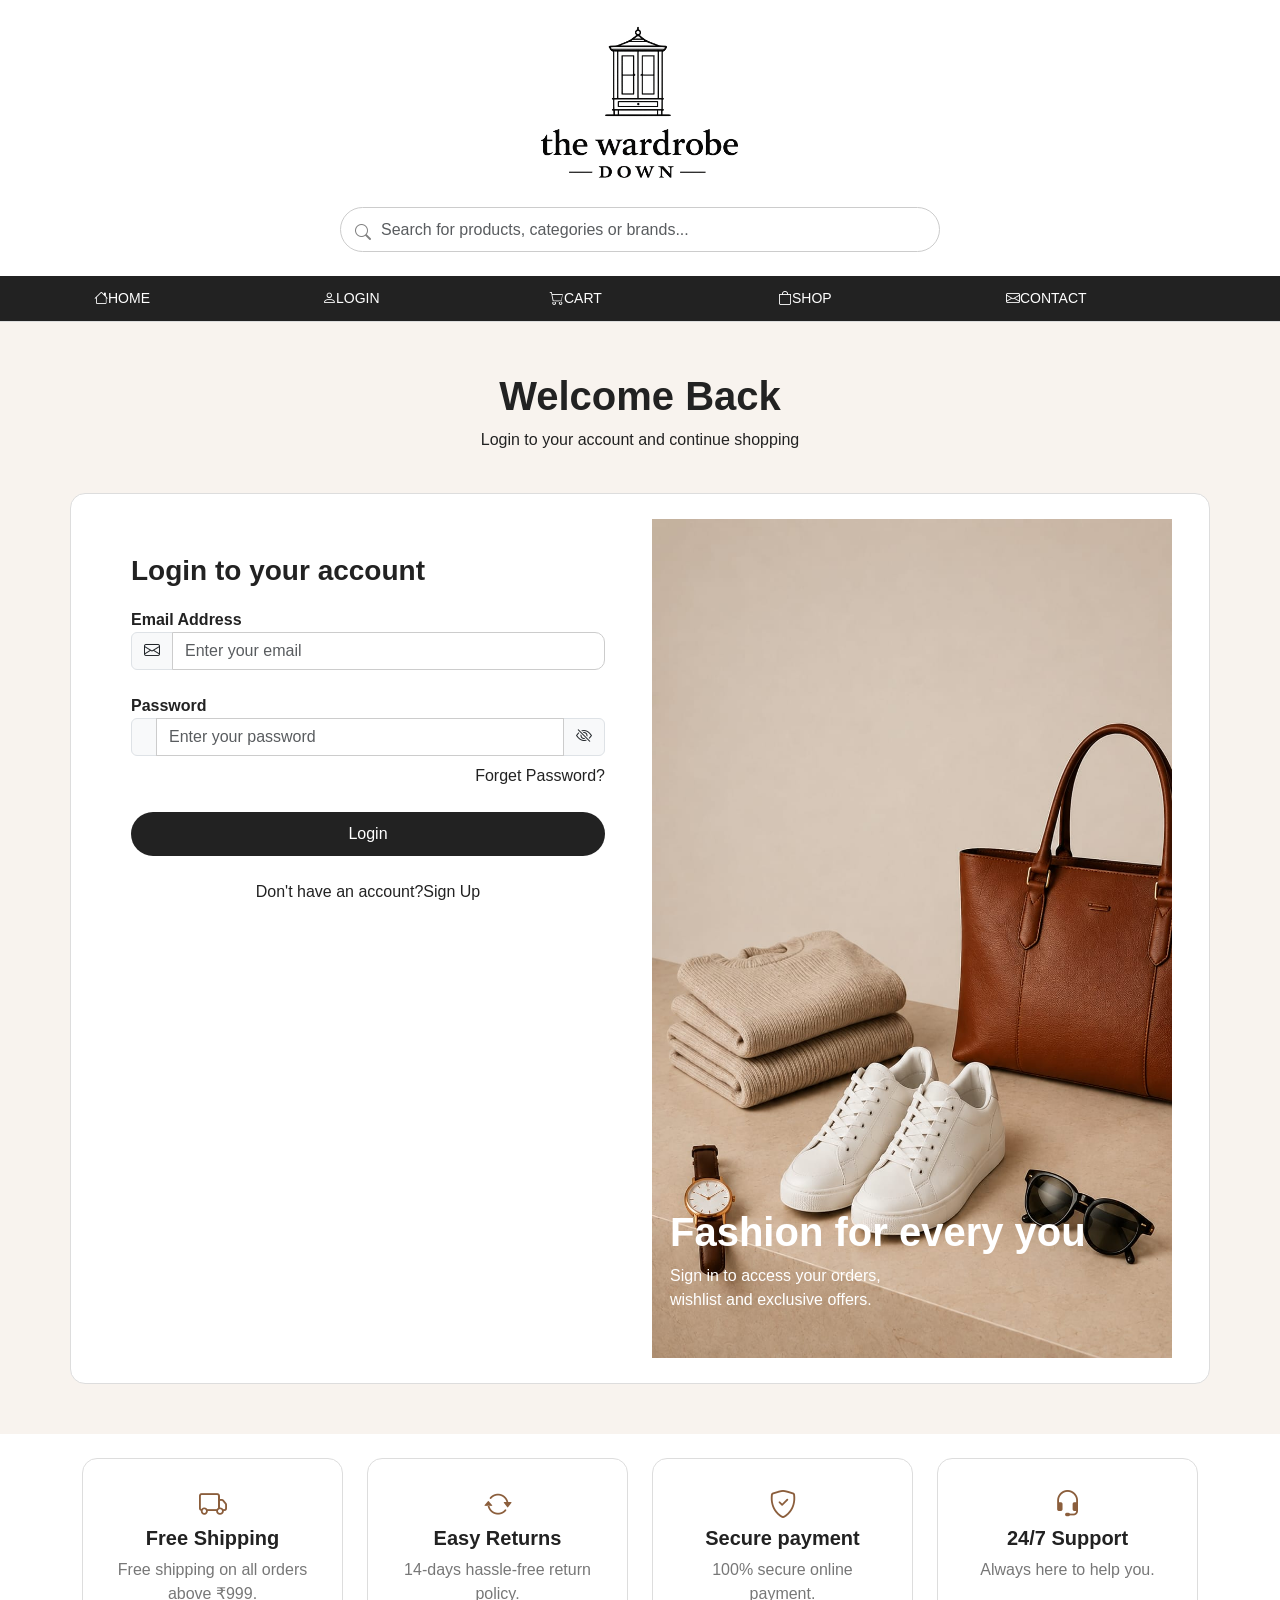
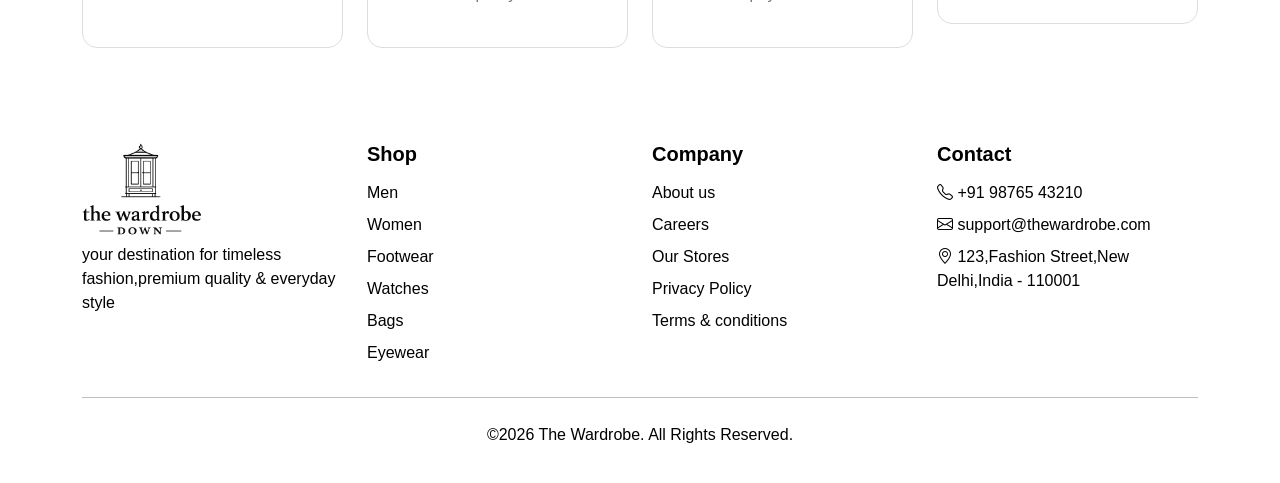
<file: login.html>
<!DOCTYPE html>
<html lang="en">
<head>
    <meta charset="UTF-8">
    <meta name="viewport" content="width=device-width, initial-scale=1.0">
    <title>The Wardrobe . Login</title>
    <link rel="stylesheet" href="bootstrap.css">
    <link rel="stylesheet" href="https://cdn.jsdelivr.net/npm/bootstrap-icons@1.13.1/font/bootstrap-icons.min.css">
    <link rel="stylesheet" href="style.css">
</head>
<body>
    <header>
                <div class="container text-center py-4">
                    <img src="assests/logo.jpg" width="200" alt="logo">
                    <div class="search-box mx-auto">
                      <i class="bi bi-search"></i>
                      <input type="text" class="form-control" placeholder="Search for products, categories or brands...">
                    </div>
                </div>
                <div class="icon-bar">
                    <div class="container">
                        <div class="row text">
                            <div class="col">
                                <a href="index.html"><i class="bi bi-house"></i>HOME</a>
                            </div>
                            <div class="col">
                               <a href="login.html"><i class="bi bi-person"></i>LOGIN</a>
                            </div>
                            <div class="col">
                                <a href="cart.html"><i class="bi bi-cart"></i>CART</a>
                            </div>
                            <div class="col">
                                <a href="products.html"><i class="bi bi-bag"></i>SHOP</a>
                            </div>
                            <div class="col">
                                <a href="contact.html"><i class="bi bi-envelope"></i>CONTACT</a>
                            </div>
                        </div>
                    </div>
                </div>
    </header>
    <main>
        <section class="page-tittle">
            <div class="container text-center">
                <h1>Welcome Back</h1>
                <p>Login to your account and continue shopping</p>
            </div>
        </section>
        <section class="login-section">
            <div class="container">
                <div class="row login-card">
                    <div class="col-lg-6 login-left">
                        <h3>Login to your account</h3>
                        <form>
                            <label>Email Address</label>
                            <div class="input-group mb-4">
                                <span class="input-group-text"><i class="bi bi-envelope"></i></span>
                                <input type="email" class="form-control" placeholder="Enter your email">
                            </div>
                            <label>Password</label>
                            <div class="input-group">
                                <span class="input-group-text"><i class="bi bi-block"></i></span>
                                <input type="password" class="form-control" placeholder="Enter your password">
                                <span class="input-group-text"><i class="bi bi-eye-slash"></i></span>
                            </div>
                            <div class="text-end mt-2">
                                <a href="#" class="forget">Forget Password?</a>
                            </div>
                            <button class="btn login-btn w-100 mt-4">Login</button>
                        </form>
                        <p class="signup-text text-center mt-4">Don't have an account?<a href="register.html">Sign Up</a></p>
                    </div>
                    <div class="col-lg-6 login-right">
                        <div class="content">
                            <h2>Fashion for every you</h2>
                            <p>Sign in to access your orders,<br>
                               wishlist and exclusive offers.</p>
                        </div>
                        <img src="assests/login banner.jpg" class="img-fluid">
                    </div>
                </div>
            </div>
        </section>
        <section class="services py-4">
            <div class="container">
                <div class="row g-4">
                    <div class="col-lg-3 col-md-6">
                        <div class="service-box">
                            <i class="bi bi-truck"></i>
                            <h5>Free Shipping</h5>
                            <p>Free shipping on all orders above &#8377;999.</p>
                        </div>
                    </div>
                    <div class="col-lg-3 col-md-6">
                        <div class="service-box">
                            <i class="bi bi-arrow-repeat"></i>
                            <h5>Easy Returns</h5>
                            <p>14-days hassle-free return policy.</p>
                        </div>
                    </div>
                    <div class="col-lg-3 col-md-6">
                        <div class="service-box">
                            <i class="bi bi-shield-check"></i>
                            <h5>Secure payment</h5>
                            <p>100% secure online payment.</p>
                        </div>
                    </div>
                    <div class="col-lg-3 col-md-6">
                        <div class="service-box">
                            <i class="bi bi-headset"></i>
                            <h5>24/7 Support</h5>
                            <p>Always here to help you.</p>
                        </div>
                    </div>
                </div>
            </div>
        </section>
    </main>
    <footer class="footer">
        <div class="container">
            <div class="row">
                <div class="col">
                    <img src="assests/logo.jpg" width="120">
                    <p>your destination for timeless fashion,premium quality & everyday style</p>
                    <div class="social-icons d-flex justify-content-between">
                        <a href="#"><i class="bi bi-facebook"></i></a>
                        <a href="#"><i class="bi bi-instagram"></i></a>
                        <a href="#"><i class="bi bi-twitter-x"></i></a>
                        <a href="#"><i class="bi bi-youtube"></i></a>
                    </div>
                </div>
                <div class="col">
                    <h5>Shop</h5>
                    <ul>
                        <li><a href="products.html">Men</a></li>
                        <li><a href="products.html">Women</a></li>
                        <li><a href="products.html">Footwear</a></li>
                        <li><a href="products.html">Watches</a></li>
                        <li><a href="products.html">Bags</a></li>
                        <li><a href="products.html">Eyewear</a></li>
                    </ul>
                </div>
                <div class="col">
                    <h5>Company</h5>
                    <ul>
                        <li><a href="#">About us</a></li>
                        <li><a href="#">Careers</a></li>
                        <li><a href="#">Our Stores</a></li>
                        <li><a href="#">Privacy Policy</a></li>
                        <li><a href="#">Terms & conditions</a></li>
                    </ul>
                </div>
                <div class="col">
                    <h5>Contact</h5>
                    <ul>
                    <li><i class="bi bi-telephone"></i>  +91 98765 43210</li>
                    <li><i class="bi bi-envelope"></i>   support@thewardrobe.com</li>
                    <li><i class="bi bi-geo-alt"></i>   123,Fashion Street,New Delhi,India - 110001</li>
                    </ul>
                </div>
            </div>
            <hr>
            <div class="copyright">
                <p>&copy;2026 The Wardrobe. All Rights Reserved.</p>
            </div>
        </div>
    </footer> 
</body>
</html>
</file>
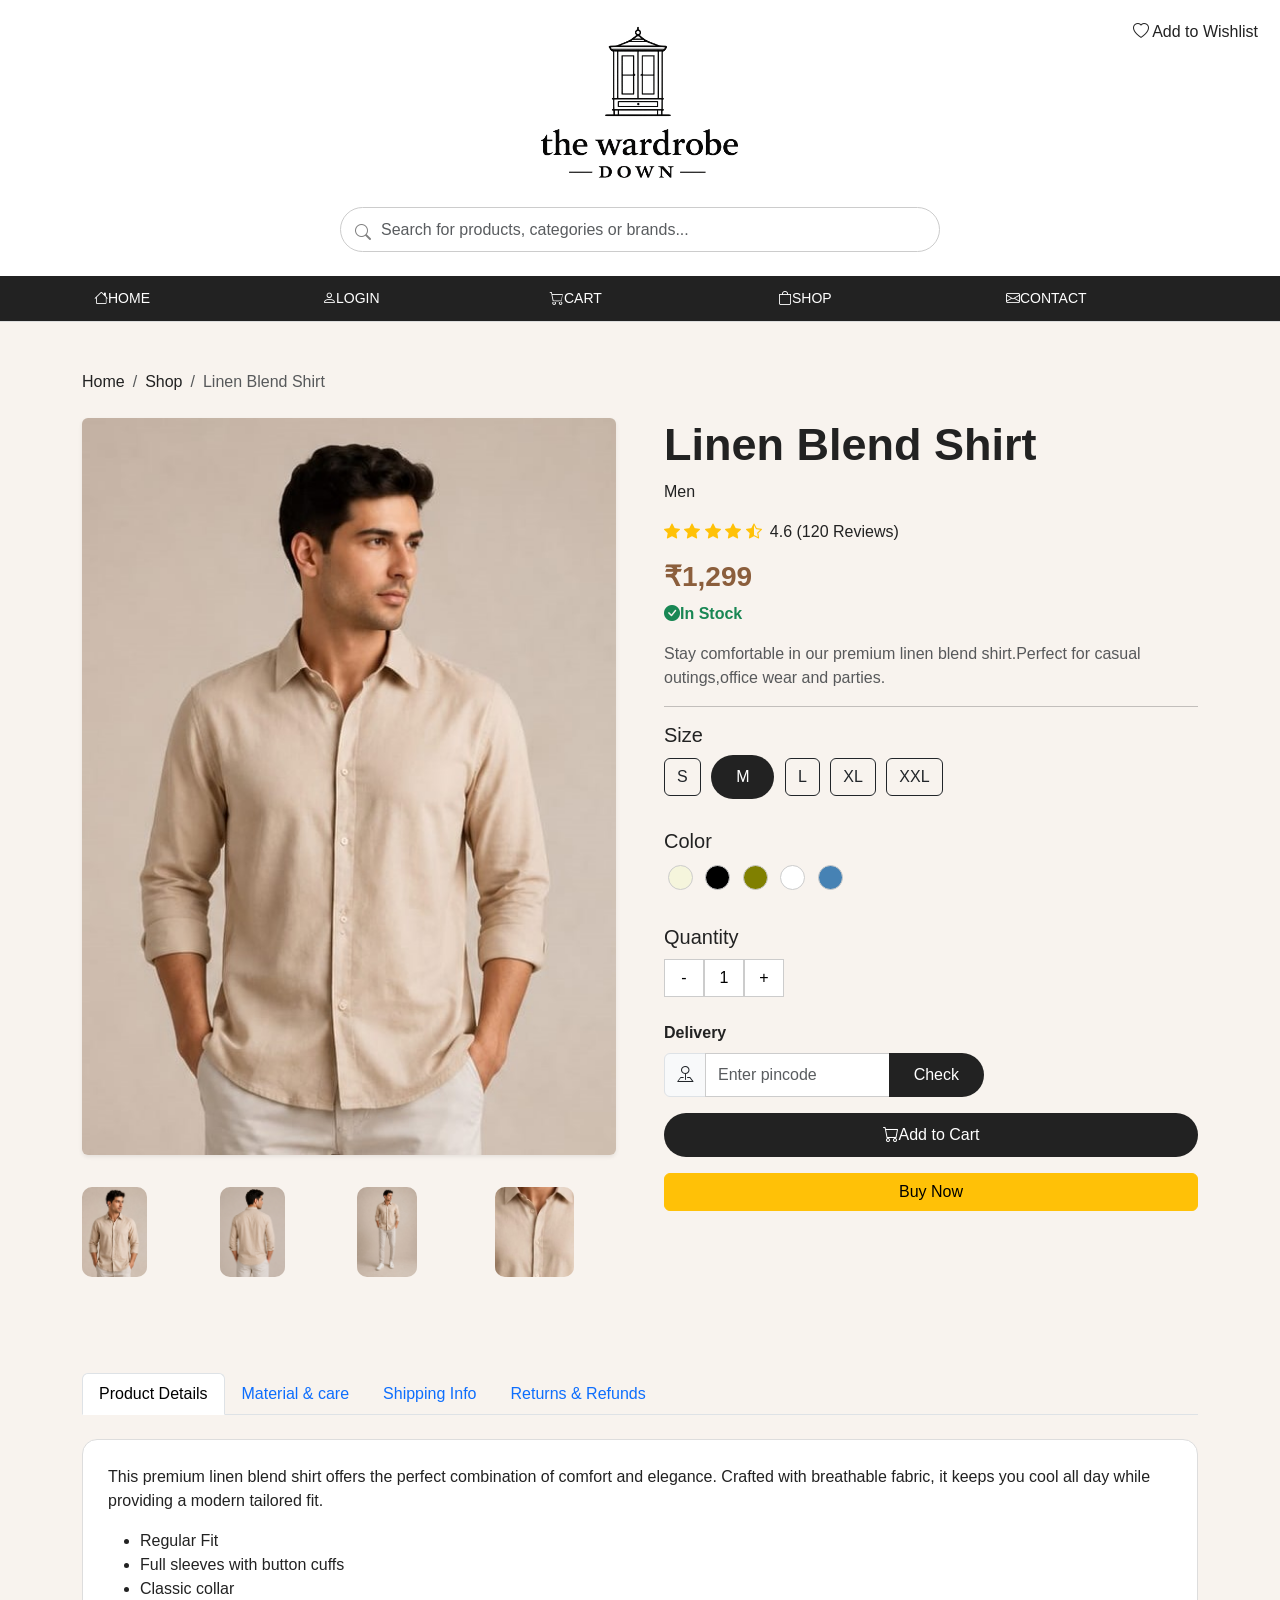
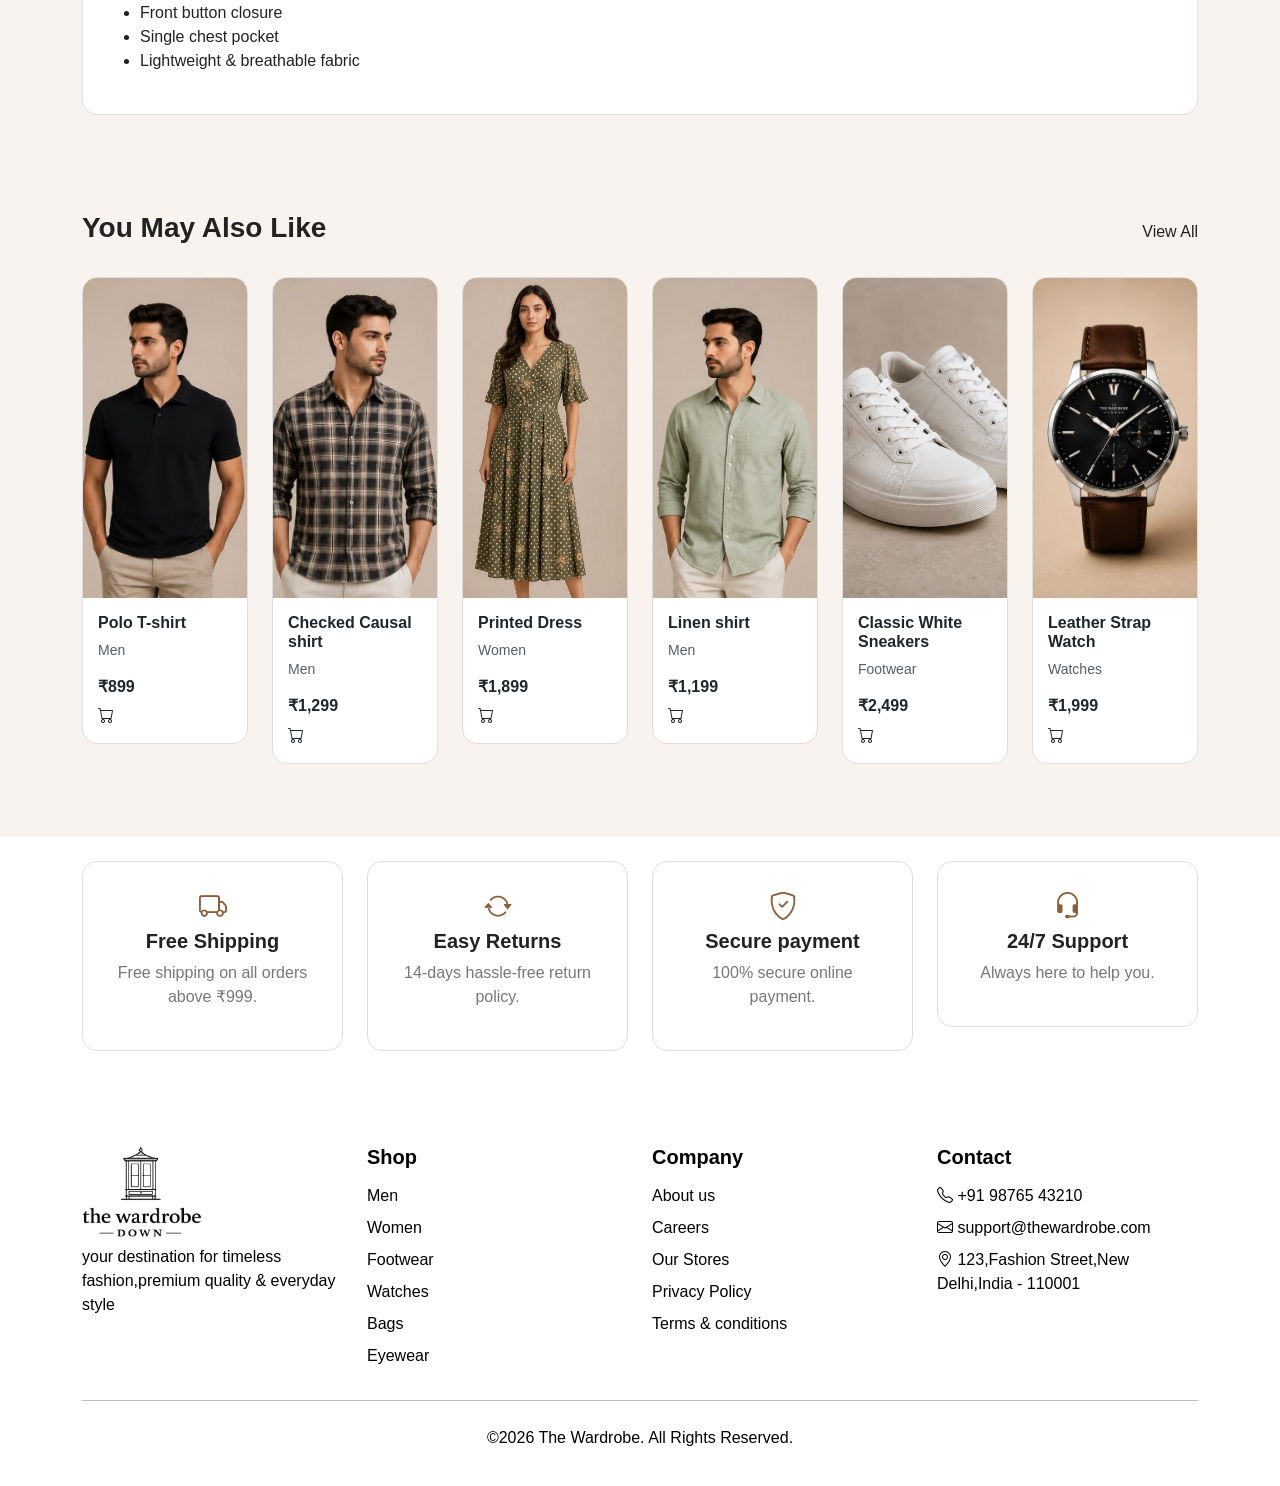
<file: product.html>
<!DOCTYPE html>
<html lang="en">
<head>
    <meta charset="UTF-8">
    <meta name="viewport" content="width=device-width, initial-scale=1.0">
    <title>The Wardrobe . Product</title>
    <link rel="stylesheet" href="bootstrap.css">
    <link rel="stylesheet" href="https://cdn.jsdelivr.net/npm/bootstrap-icons@1.13.1/font/bootstrap-icons.min.css">
    <link rel="stylesheet" href="style.css">
</head>
<body>
    <header>
                <div class="container text-center py-4">
                    <img src="assests/logo.jpg" width="200" alt="logo">
                    <div class="search-box mx-auto">
                      <i class="bi bi-search"></i>
                      <input type="text" class="form-control" placeholder="Search for products, categories or brands...">
                    </div>
                </div>
                <div class="icon-bar">
                    <div class="container">
                        <div class="row text">
                            <div class="col">
                                <a href="index.html"><i class="bi bi-house"></i>HOME</a>
                            </div>
                            <div class="col">
                               <a href="login.html"><i class="bi bi-person"></i>LOGIN</a>
                            </div>
                            <div class="col">
                                <a href="cart.html"><i class="bi bi-cart"></i>CART</a>
                            </div>
                            <div class="col">
                                <a href="products.html"><i class="bi bi-bag"></i>SHOP</a>
                            </div>
                            <div class="col">
                                <a href="contact.html"><i class="bi bi-envelope"></i>CONTACT</a>
                            </div>
                        </div>
                    </div>
                </div>
    </header>
    <main>
        <section class="product-page py-5">
            <div class="container">
                <nav aria-label="breadcrumb" class="mb-4">
                    <ol class="breadcrumb">
                        <li class="breadcrumb-item"><a href="index.html">Home</a></li>
                        <li class="breadcrumb-item"><a href="products.html">Shop</a></li>
                        <li class="breadcrumb-item active">Linen Blend Shirt</li>
                    </ol>
                </nav>
                <div class="row g-5">
                    <div class="col-lg-6">
                        <div class="main-image">
                            <img src="assests/Linen Blend Shirt.jpg" class="img-fluid rounded shadow-sm">
                        </div>
                        <div class="row mt-3 g-3">
                            <div class="col-3">
                                <img src="assests/Linen Blend Shirt.jpg" class="img-fluid thumb active">
                            </div>
                            <div class="col-3">
                                <img src="assests/Linen blend shirt back.jpg" class="img-fluid thumb">
                            </div>
                            <div class="col-3">
                                <img src="assests/Linen blend shirt full.jpg" class="img-fluid thumb">
                            </div>
                            <div class="col-3">
                                <img src="assests/Linen blend shirt part.jpg" class="img-fluid thumb">
                            </div>
                        </div>
                    </div>
                    <div class="col-lg-6">
                        <h1 class="fw-bold">Linen Blend Shirt</h1>
                        <p>Men</p>
                        <div class="d-flex align-items-center mb-3">
                            <div class="text-warning me-2">
                                <i class="bi bi-star-fill"></i>
                                <i class="bi bi-star-fill"></i>
                                <i class="bi bi-star-fill"></i>
                                <i class="bi bi-star-fill"></i>
                                <i class="bi bi-star-half"></i>
                            </div>
                            <span>4.6 (120 Reviews)</span>
                        </div>
                        <h2 class="price">&#8377;1,299</h2>
                        <p class="text-success fw-semibold"><i class="bi bi-check-circle-fill"></i>In Stock</p>
                        <p class="text-muted">Stay comfortable in our premium linen blend shirt.Perfect for casual outings,office wear and parties.</p>
                        <hr>
                        <h5>Size</h5>
                        <div class="size-buttons mb-4">
                            <button class="btn btn-outline-dark">S</button>
                            <button class="btn btn-dark">M</button>
                            <button class="btn btn-outline-dark">L</button>
                            <button class="btn btn-outline-dark">XL</button>
                            <button class="btn btn-outline-dark">XXL</button>
                        </div>
                        <h5>Color</h5>
                        <div class="color-options mb-4">
                            <span class="color beige"></span>
                            <span class="color black"></span>
                            <span class="color olive"></span>
                            <span class="color white"></span>
                            <span class="color blue"></span>
                        </div>
                        <h5>Quantity</h5>
                        <div class="quantity mb-4">
                            <button>-</button>
                            <input type="text" value="1">
                            <button>+</button>
                        </div>
                        <div class="mb-3" style="max-width:320px">
                          <label class="form-label fw-semibold">Delivery</label>
                          <div class="input-group">
                            <span class="input-group-text"><i class="bi bi-pin-map"></i></span>
                            <input class="form-control" placeholder="Enter pincode">
                            <button class="btn btn-dark">Check</button>
                          </div>
                        </div> 
                        <div class="d-grid gap-3">
                            <a class="btn btn-dark btn-lag" href="cart.html"><i class="bi bi-cart"></i>Add to Cart</a>
                            <a class="btn btn-warning btn-lag" href="checkout.html">Buy Now</a>
                        </div>
                        <div class="d-flex justify-content-center mt-4">
                            <span class="wishlist"><i class="bi bi-heart"></i> Add to Wishlist</span>
                        </div>
                    </div>
                </div>
            </div>
        </section>
        <section class="product-details py-5">
            <div class="container">
                <ul class="nav nav-tabs mb-4">
                    <li class="nav-item"><a class="nav-link active" href="#">Product Details</a></li>
                    <li class="nav-item"><a class="nav-link" href="#">Material & care</a></li>
                    <li class="nav-item"><a class="nav-link" href="#">Shipping Info</a></li>
                    <li class="nav-item"><a class="nav-link" href="#">Returns & Refunds</a></li>
                </ul>
                <div class="detail-box">
                    <p>This premium linen blend shirt offers the perfect combination of comfort and elegance. Crafted with breathable fabric, it keeps you cool all day while providing a modern tailored fit.</p>
                    <ul>
                        <li>Regular Fit</li>
                        <li>Full sleeves with button cuffs</li>
                        <li>Classic collar</li>
                        <li>Front button closure</li>
                        <li>Single chest pocket</li>
                        <li>Lightweight & breathable fabric</li>
                    </ul>
                </div>
            </div>
        </section>
        <section class="related-product py-5">
            <div class="container">
                <div class="d-flex justify-content-between align-items-center mb-4">
                    <h3 class="fw-bold">You May Also Like</h3>
                    <a href="#" class="text-decoration-none">View All</a>
                </div>
                <div class="row g-4">
                <div class="col-lg-2 col-md-4 col-6">
                    <div class="card product-card">
                        <a href="product.html"><img src="assests/Polo t-Shirt.jpg" class="card-img-top"></a>
                        <div class="card-body">
                            <h6>Polo T-shirt</h6>
                            <p class="small text-muted">Men</p>
                            <h6>&#8377;899</h6>
                            <a href="cart.html"><i class="bi bi-cart"></i></a>
                        </div>
                    </div>
                </div><div class="col-lg-2 col-md-4 col-6">
                    <div class="card product-card">
                        <a href="product.html"><img src="assests/Checked Casual Shirt.jpg" class="card-img-top"></a>
                        <div class="card-body">
                            <h6>Checked Causal shirt</h6>
                            <p class="small text-muted">Men</p>
                            <h6>&#8377;1,299</h6>
                            <a href="cart.html"><i class="bi bi-cart"></i></a>
                        </div>
                    </div>
                </div>
                <div class="col-lg-2 col-md-4 col-6">
                    <div class="card product-card">
                        <a href="product.html"><img src="assests/Printed Dress.jpg" class="card-img-top"></a>
                        <div class="card-body">
                            <h6>Printed Dress</h6>
                            <p class="small text-muted">Women</p>
                            <h6>&#8377;1,899</h6>
                            <a href="cart.html"><i class="bi bi-cart"></i></a>
                        </div>
                    </div>
                </div>
                <div class="col-lg-2 col-md-4 col-6">
                    <div class="card product-card">
                        <a href="product.html"><img src="assests/Linen Shirt.jpg" class="card-img-top"></a>
                        <div class="card-body">
                            <h6>Linen shirt</h6>
                            <p class="small text-muted">Men</p>
                            <h6>&#8377;1,199</h6>
                            <a href="cart.html"><i class="bi bi-cart"></i></a>
                        </div>
                    </div>
                </div>
                <div class="col-lg-2 col-md-4 col-6">
                    <div class="card product-card">
                        <a href="product.html"><img src="assests/Classic White Sneakers.jpg" class="card-img-top"></a>
                        <div class="card-body">
                            <h6>Classic White Sneakers</h6>
                            <p class="small text-muted">Footwear</p>
                            <h6>&#8377;2,499</h6>
                            <a href="cart.html"><i class="bi bi-cart"></i></a>
                        </div>
                    </div>
                </div>
                <div class="col-lg-2 col-md-4 col-6">
                    <div class="card product-card">
                        <a href="product.html"><img src="assests/Leather Strap Watch.jpg" class="card-img-top"></a>
                        <div class="card-body">
                            <h6>Leather Strap Watch</h6>
                            <p class="small text-muted">Watches</p>
                            <h6>&#8377;1,999</h6>
                            <a href="cart.html"><i class="bi bi-cart"></i></a>
                        </div>
                    </div>
                </div>
                </div>
            </div>
        </section>
        <section class="services py-4">
            <div class="container">
                <div class="row g-4">
                    <div class="col-lg-3 col-md-6">
                        <div class="service-box">
                            <i class="bi bi-truck"></i>
                            <h5>Free Shipping</h5>
                            <p>Free shipping on all orders above &#8377;999.</p>
                        </div>
                    </div>
                    <div class="col-lg-3 col-md-6">
                        <div class="service-box">
                            <i class="bi bi-arrow-repeat"></i>
                            <h5>Easy Returns</h5>
                            <p>14-days hassle-free return policy.</p>
                        </div>
                    </div>
                    <div class="col-lg-3 col-md-6">
                        <div class="service-box">
                            <i class="bi bi-shield-check"></i>
                            <h5>Secure payment</h5>
                            <p>100% secure online payment.</p>
                        </div>
                    </div>
                    <div class="col-lg-3 col-md-6">
                        <div class="service-box">
                            <i class="bi bi-headset"></i>
                            <h5>24/7 Support</h5>
                            <p>Always here to help you.</p>
                        </div>
                    </div>
                </div>
            </div>
        </section>
    </main>
    <footer class="footer">
        <div class="container">
            <div class="row">
                <div class="col">
                    <img src="assests/logo.jpg" width="120">
                    <p>your destination for timeless fashion,premium quality & everyday style</p>
                    <div class="social-icons d-flex justify-content-between">
                        <a href="#"><i class="bi bi-facebook"></i></a>
                        <a href="#"><i class="bi bi-instagram"></i></a>
                        <a href="#"><i class="bi bi-twitter-x"></i></a>
                        <a href="#"><i class="bi bi-youtube"></i></a>
                    </div>
                </div>
                <div class="col">
                    <h5>Shop</h5>
                    <ul>
                        <li><a href="products.html">Men</a></li>
                        <li><a href="products.html">Women</a></li>
                        <li><a href="products.html">Footwear</a></li>
                        <li><a href="products.html">Watches</a></li>
                        <li><a href="products.html">Bags</a></li>
                        <li><a href="products.html">Eyewear</a></li>
                    </ul>
                </div>
                <div class="col">
                    <h5>Company</h5>
                    <ul>
                        <li><a href="#">About us</a></li>
                        <li><a href="#">Careers</a></li>
                        <li><a href="#">Our Stores</a></li>
                        <li><a href="#">Privacy Policy</a></li>
                        <li><a href="#">Terms & conditions</a></li>
                    </ul>
                </div>
                <div class="col">
                    <h5>Contact</h5>
                    <ul>
                    <li><i class="bi bi-telephone"></i>  +91 98765 43210</li>
                    <li><i class="bi bi-envelope"></i>   support@thewardrobe.com</li>
                    <li><i class="bi bi-geo-alt"></i>   123,Fashion Street,New Delhi,India - 110001</li>
                    </ul>
                </div>
            </div>
            <hr>
            <div class="copyright">
                <p>&copy;2026 The Wardrobe. All Rights Reserved.</p>
            </div>
        </div>
    </footer> 

</body>
</html>
</file>
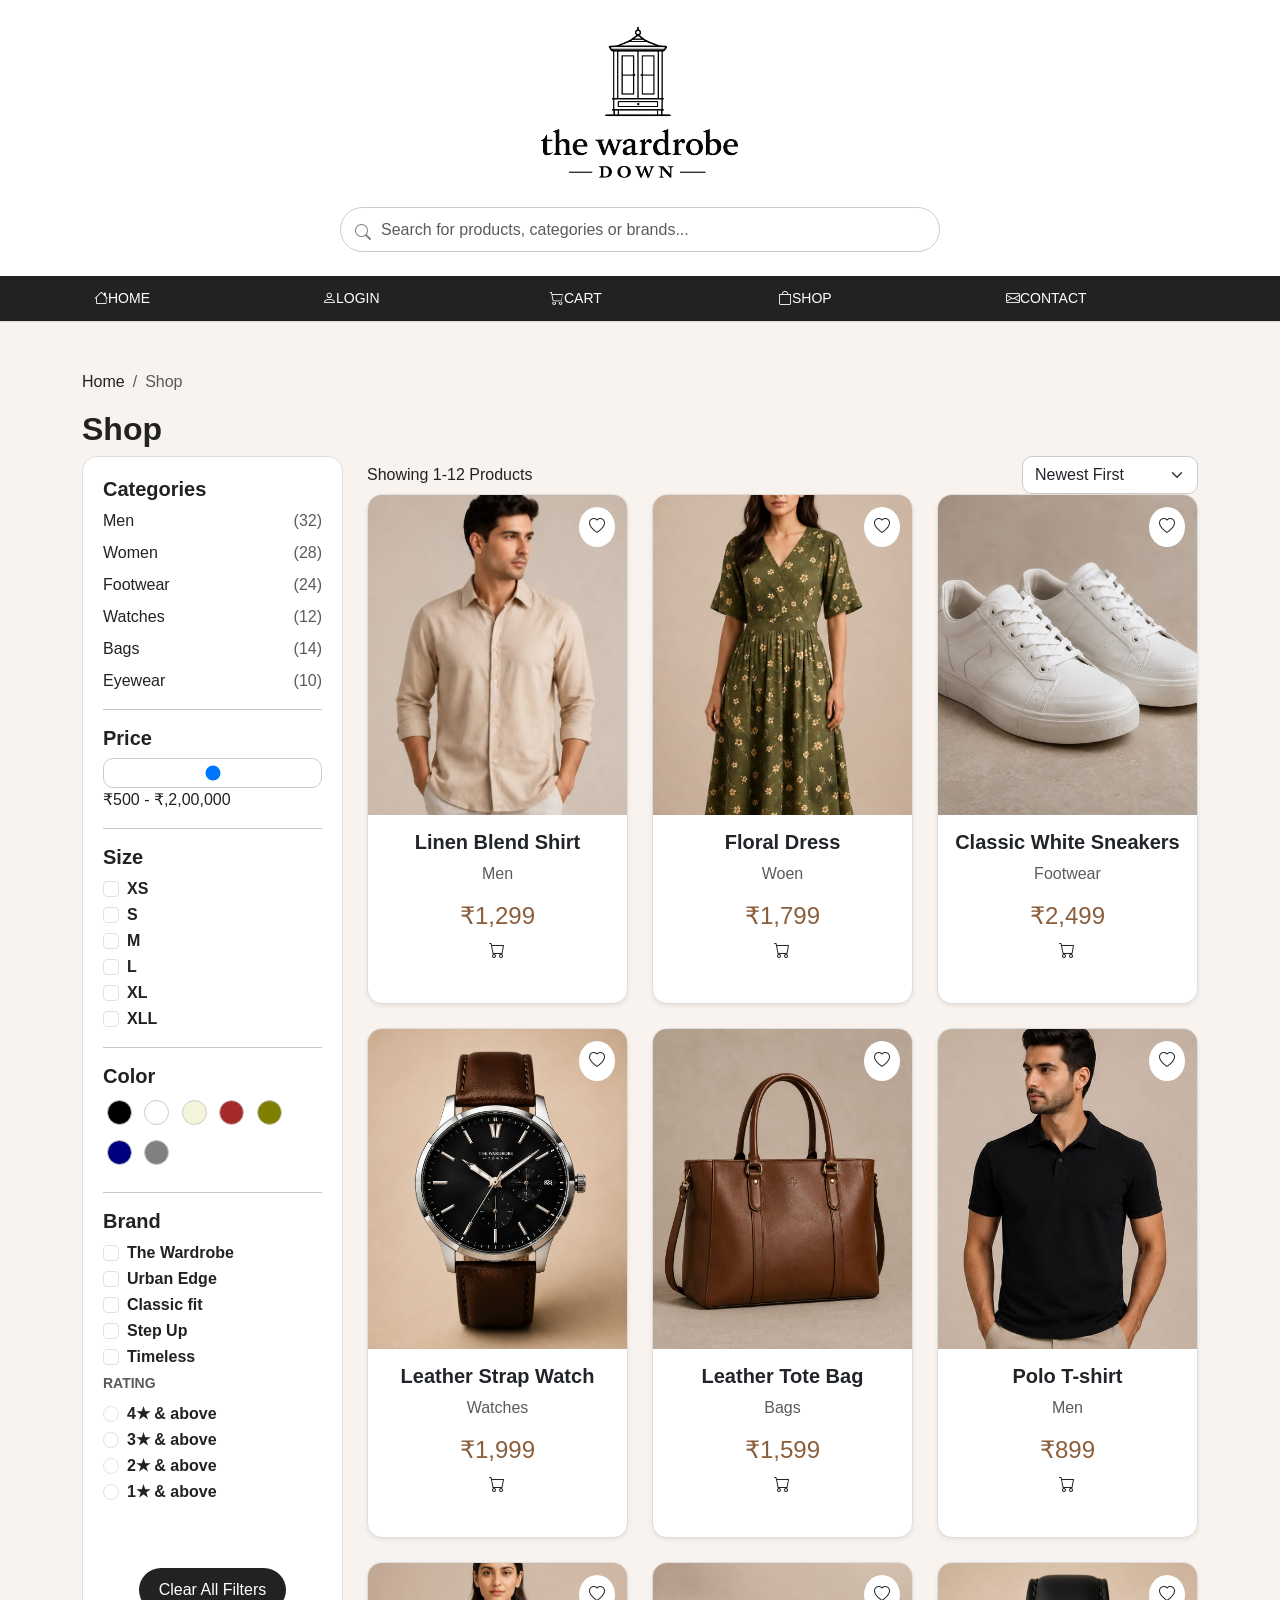
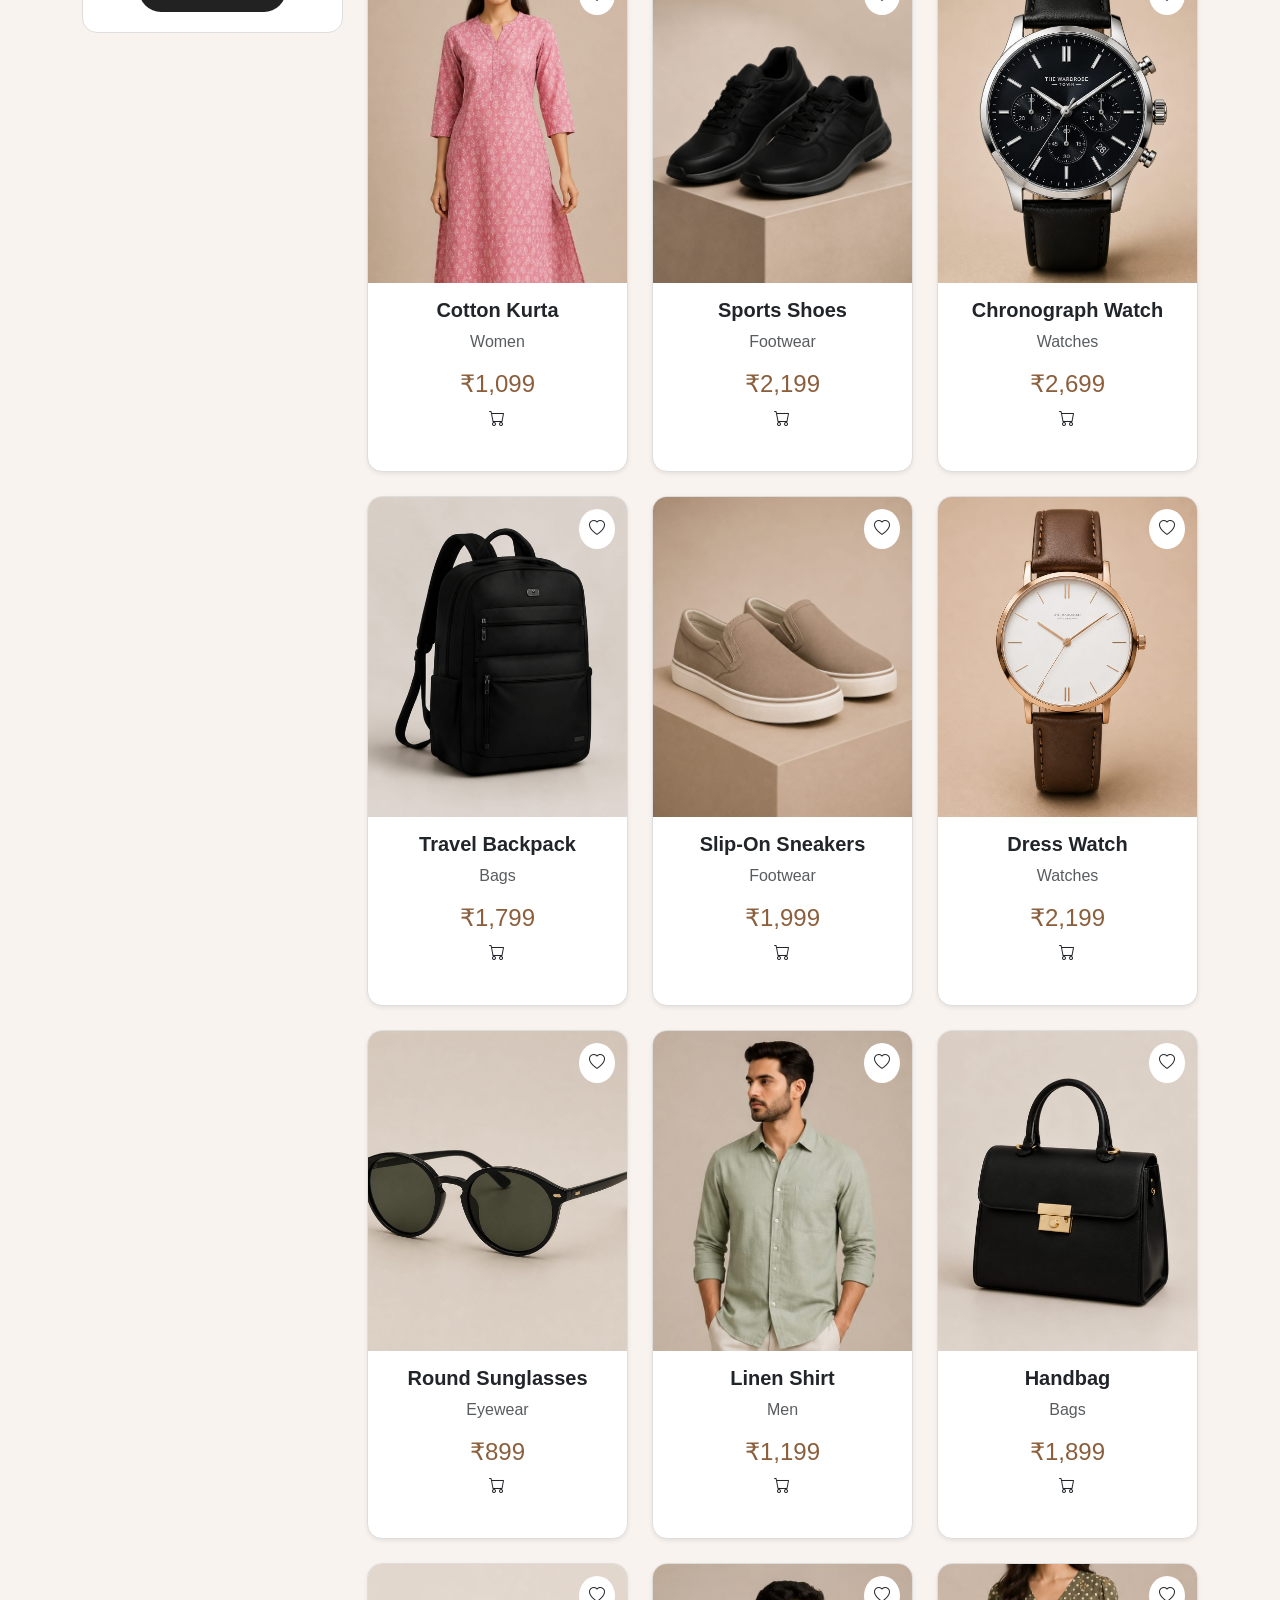
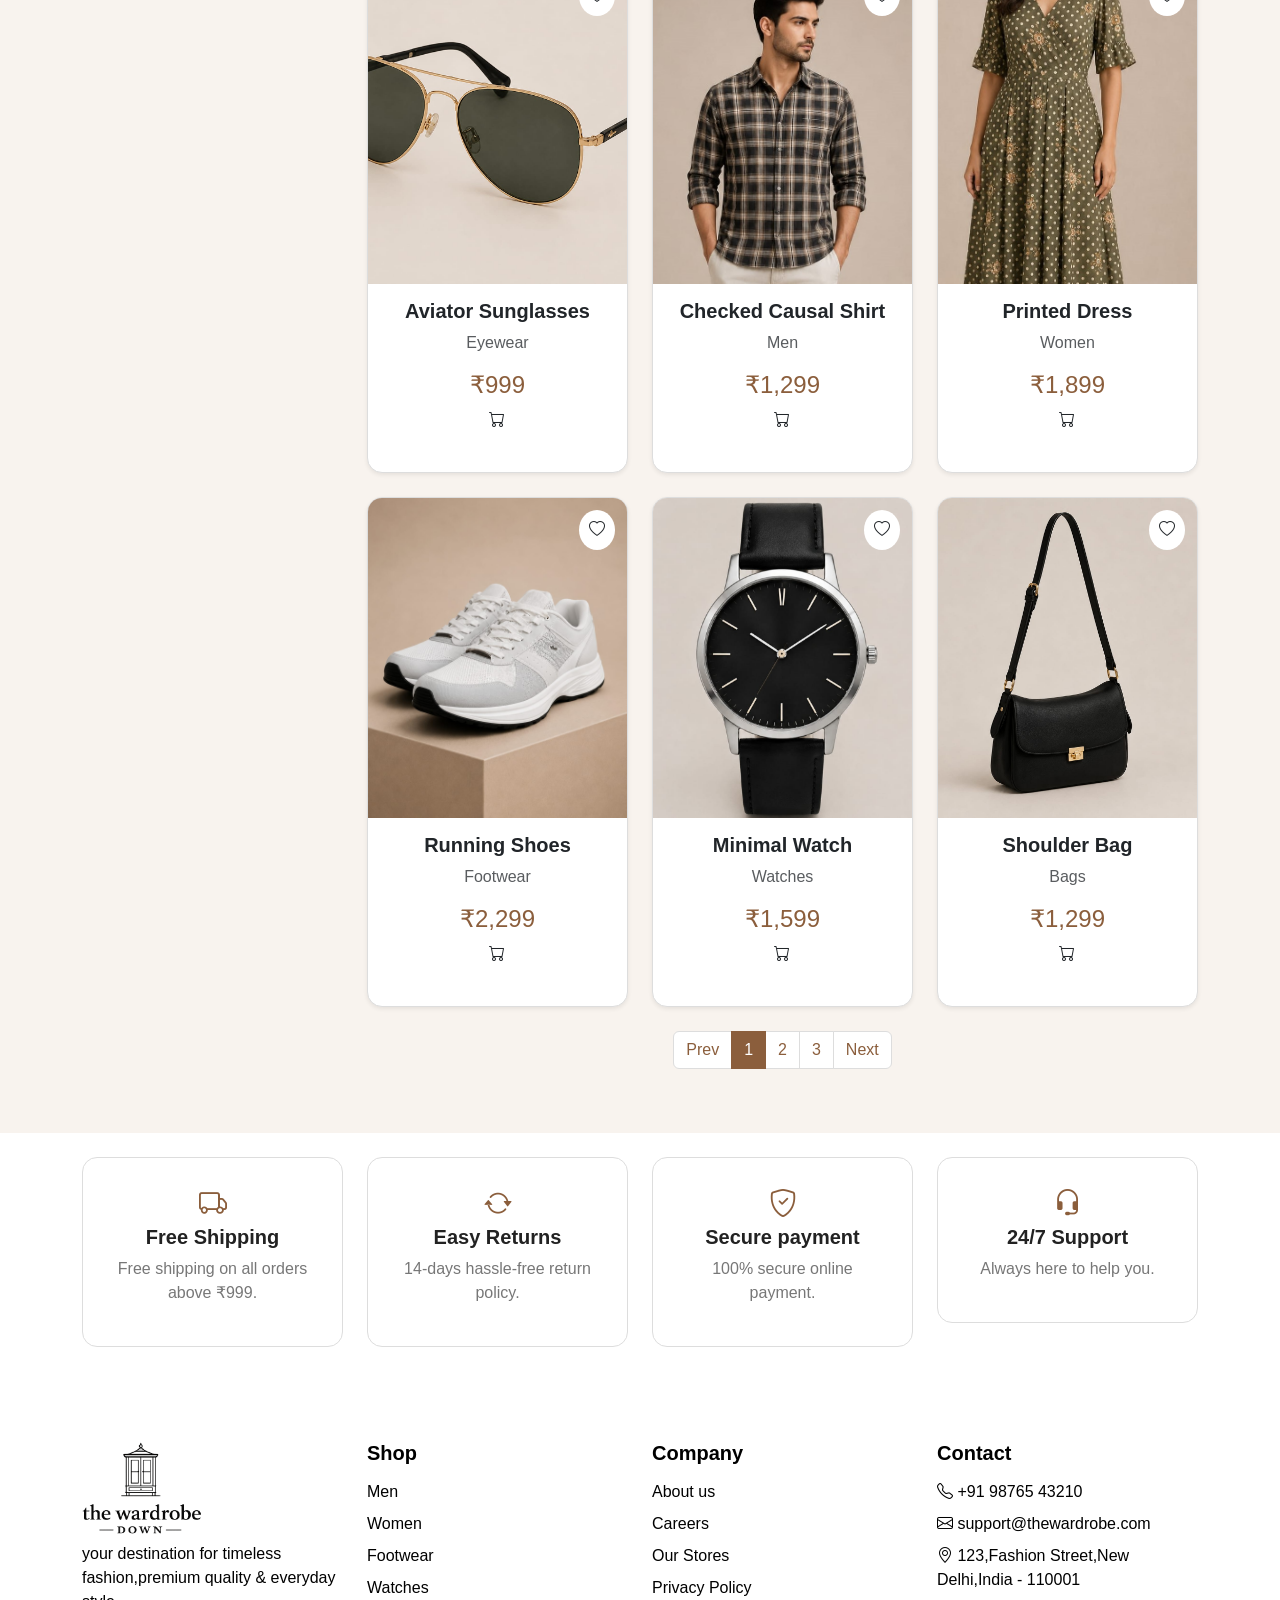
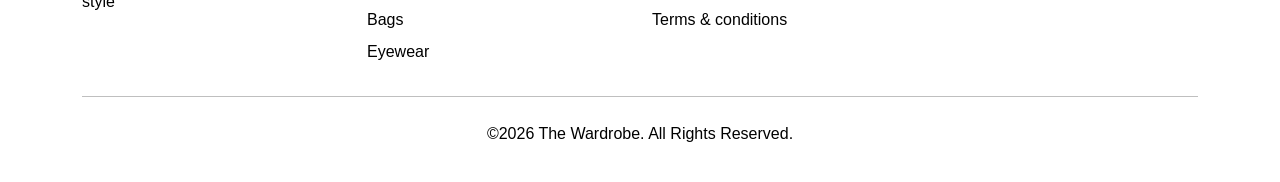
<file: products.html>
<!DOCTYPE html>
<html lang="en">
<head>
    <meta charset="UTF-8">
    <meta name="viewport" content="width=device-width, initial-scale=1.0">
    <title>The Wardrobe . Shop</title>
    <link rel="stylesheet" href="bootstrap.css">
    <link rel="stylesheet" href="https://cdn.jsdelivr.net/npm/bootstrap-icons@1.13.1/font/bootstrap-icons.min.css">
    <link rel="stylesheet" href="style.css">
</head>
<body>
    <header>
                <div class="container text-center py-4">
                    <img src="assests/logo.jpg" width="200" alt="logo">
                    <div class="search-box mx-auto">
                      <i class="bi bi-search"></i>
                      <input type="text" class="form-control" placeholder="Search for products, categories or brands...">
                    </div>
                </div>
                <div class="icon-bar">
                    <div class="container">
                        <div class="row text">
                            <div class="col">
                                <a href="index.html"><i class="bi bi-house"></i>HOME</a>
                            </div>
                            <div class="col">
                               <a href="login.html"><i class="bi bi-person"></i>LOGIN</a>
                            </div>
                            <div class="col">
                                <a href="cart.html"><i class="bi bi-cart"></i>CART</a>
                            </div>
                            <div class="col">
                                <a href="products.html"><i class="bi bi-bag"></i>SHOP</a>
                            </div>
                            <div class="col">
                                <a href="contact.html"><i class="bi bi-envelope"></i>CONTACT</a>
                            </div>
                        </div>
                    </div>
                </div>
    </header>    
    <main>
        <section class="shop-page py-5">
            <div class="container">
                <nav>
                    <ol class="breadcrumb">
                        <li class="breadcrumb-item"><a href="index.html">Home</a></li>
                        <li class="breadcrumb-item active">Shop</li>
                    </ol>
                </nav>
                <h2>Shop</h2>
                <div class="row">
                    <div class="col-lg-3">
                        <div class="filter-box">
                            <h5>Categories</h5>
                            <ul class="list-unstyled">
                              <li><a href="#" class="d-flex justify-content-between">Men<span class="text-muted">(32)</span></a></li>
                              <li><a href="#" class="d-flex justify-content-between">Women <span class="text-muted">(28)</span></a></li>
                              <li><a href="#" class="d-flex justify-content-between">Footwear <span class="text-muted">(24)</span></a></li>
                              <li><a href="#" class="d-flex justify-content-between">Watches <span class="text-muted">(12)</span></a></li>
                              <li><a href="#" class="d-flex justify-content-between">Bags<span class="text-muted">(14)</span></a></li>
                              <li><a href="#" class="d-flex justify-content-between">Eyewear<span class="text-muted">(10)</span></a></li>
                            </ul> 
                            <hr>
                            <h5>Price</h5>
                            <input type="range" class="form-control">
                            <p>&#8377;500 - &#8377,2,00,000</p>
                            <hr>
                            <h5>Size</h5>
                            <div class="form-check">
                                <input type="checkbox" class="form-check-input">
                                <label class="form-check-label">XS</label>
                            </div>
                            <div class="form-check">
                                <input type="checkbox" class="form-check-input">
                                <label class="form-check-label">S</label>
                            </div>
                            <div class="form-check">
                                <input type="checkbox" class="form-check-input">
                                <label class="form-check-label">M</label>
                            </div>
                            <div class="form-check">
                                <input type="checkbox" class="form-check-input">
                                <label class="form-check-label">L</label>
                            </div>
                            <div class="form-check">
                                <input type="checkbox" class="form-check-input">
                                <label class="form-check-label">XL</label>
                            </div>
                            <div class="form-check">
                                <input type="checkbox" class="form-check-input">
                                <label class="form-check-label">XLL</label>
                            </div>
                            <hr>
                            <h5>Color</h5>
                            <div class="color-options">
                               <span class="color black"></span>
                               <span class="color white"></span>
                               <span class="color beige"></span>
                               <span class="color brown"></span>
                               <span class="color olive"></span>
                               <span class="color navy"></span>
                               <span class="color gray"></span>
                            </div>
                            <hr>
                            <h5>Brand</h5>
                            <div class="form-check">
                                <input type="checkbox" class="form-check-input">
                                <label class="form-check-label">The Wardrobe</label>
                            </div>
                            <div class="form-check">
                                <input type="checkbox" class="form-check-input">
                                <label class="form-check-label">Urban Edge</label>
                            </div>
                            <div class="form-check">
                                <input type="checkbox" class="form-check-input">
                                <label class="form-check-label">Classic fit</label>
                            </div>
                            <div class="form-check">
                                <input type="checkbox" class="form-check-input">
                                <label class="form-check-label">Step Up</label>
                            </div>
                            <div class="form-check">
                                <input type="checkbox" class="form-check-input">
                                <label class="form-check-label">Timeless</label>
                            </div>
                            <div class="mb-3">
                                <label class="form-label fw-semibold small text-uppercase text-muted">Rating</label>
                                <div class="form-check"><input class="form-check-input" type="radio" name="rate" id="r1"><label class="form-check-label" for="r1">4★ &amp; above</label></div>
                                <div class="form-check"><input class="form-check-input" type="radio" name="rate" id="r2"><label class="form-check-label" for="r2">3★ &amp; above</label></div>
                                <div class="form-check"><input class="form-check-input" type="radio" name="rate" id="r3"><label class="form-check-label" for="r1">2★ &amp; above</label></div>
                                <div class="form-check"><input class="form-check-input" type="radio" name="rate" id="r4"><label class="form-check-label" for="r1">1★ &amp; above</label></div>
                            </div>
                            <br>
                            <br>
                            <div class="d-flex justify-content-center">
                                <button class="filter-btn">Clear All Filters</button>
                            </div>
                        </div>
                    </div>
                    <div class="col-lg-9">
                        <div class="d-flex justify-content-between align-items-center">
                            <p class="m-0">Showing 1-12 Products</p>
                            <select class="form-select w-auto">
                                <option>Newest First</option>
                                <option>Price Low to High</option>
                                <option>Price High to Low</option>
                                <option>Best Selling</option>
                            </select>
                        </div>
                        <div class="row g-4">
                          <div class="col-md-6 col-lg-4">
                            <div class="card product-card h-100 border-0 shadow-sm">
                                <div class="wishlist">
                                <i class="bi bi-heart"></i>
                                </div>
                                <a href="product.html"><img src="assests/Linen Blend Shirt.jpg" class="card-img-top"></a>
                                <div class="card-body text-center">
                                    <h5>Linen Blend Shirt</h5>
                                    <p class="text-muted">Men</p>
                                    <h4>&#8377;1,299</h4>
                                    <a href="cart.html"><i class="bi bi-cart"></i></a>
                                </div>
                            </div>
                          </div>  
                          <div class="col-md-6 col-lg-4">
                            <div class="card product-card h-100 border-0 shadow-sm">
                                <div class="wishlist">
                                <i class="bi bi-heart"></i>
                                </div>
                                <a href="product.html"><img src="assests/Floral dress.jpg" class="card-img-top"></a>
                                <div class="card-body text-center">
                                    <h5>Floral Dress</h5>
                                    <p class="text-muted">Woen</p>
                                    <h4>&#8377;1,799</h4>
                                    <a href="cart.html"><i class="bi bi-cart"></i></a>
                                </div>
                            </div>
                          </div>  
                          <div class="col-md-6 col-lg-4">
                            <div class="card product-card h-100 border-0 shadow-sm">
                                <div class="wishlist">
                                <i class="bi bi-heart"></i>
                                </div>
                                <a href="product.html"><img src="assests/Classic White Sneakers.jpg" class="card-img-top"></a>
                                <div class="card-body text-center">
                                    <h5>Classic White Sneakers</h5>
                                    <p class="text-muted">Footwear</p>
                                    <h4>&#8377;2,499</h4>
                                    <a href="cart.html"><i class="bi bi-cart"></i></a>
                                </div>
                            </div>
                          </div>  
                          <div class="col-md-6 col-lg-4">
                            <div class="card product-card h-100 border-0 shadow-sm">
                                <div class="wishlist">
                                <i class="bi bi-heart"></i>
                                </div>
                                <a href="product.html"><img src="assests/Leather Strap Watch.jpg" class="card-img-top"></a>
                                <div class="card-body text-center">
                                    <h5>Leather Strap Watch</h5>
                                    <p class="text-muted">Watches</p>
                                    <h4>&#8377;1,999</h4>
                                    <a href="cart.html"><i class="bi bi-cart"></i></a>
                                </div>
                            </div>
                          </div>  
                          <div class="col-md-6 col-lg-4">
                            <div class="card product-card h-100 border-0 shadow-sm">
                                <div class="wishlist">
                                <i class="bi bi-heart"></i>
                                </div>
                                <a href="product.html"><img src="assests/Leather Tote bag.jpg" class="card-img-top"></a>
                                <div class="card-body text-center">
                                    <h5>Leather Tote Bag</h5>
                                    <p class="text-muted">Bags</p>
                                    <h4>&#8377;1,599</h4>
                                    <a href="#"><i class="bi bi-cart"></i></a>
                                </div>
                            </div>
                          </div>  
                          <div class="col-md-6 col-lg-4">
                            <div class="card product-card h-100 border-0 shadow-sm">
                                <div class="wishlist">
                                <i class="bi bi-heart"></i>
                                </div>
                                <a href="product.html"><img src="assests/Polo t-Shirt.jpg" class="card-img-top"></a>
                                <div class="card-body text-center">
                                    <h5>Polo T-shirt</h5>
                                    <p class="text-muted">Men</p>
                                    <h4>&#8377;899</h4>
                                    <a href="cart.html"><i class="bi bi-cart"></i></a>
                                </div>
                            </div>
                          </div> 
                          <div class="col-md-6 col-lg-4">
                            <div class="card product-card h-100 border-0 shadow-sm">
                                <div class="wishlist">
                                <i class="bi bi-heart"></i>
                                </div>
                                <a href="product.html"><img src="assests/Cotton kurta.jpg" class="card-img-top"></a>
                                <div class="card-body text-center">
                                    <h5>Cotton Kurta</h5>
                                    <p class="text-muted">Women</p>
                                    <h4>&#8377;1,099</h4>
                                    <a href="cart.html"><i class="bi bi-cart"></i></a>
                                </div>
                            </div>
                          </div>  
                          <div class="col-md-6 col-lg-4">
                            <div class="card product-card h-100 border-0 shadow-sm">
                                <div class="wishlist">
                                <i class="bi bi-heart"></i>
                                </div>
                                <a href="product.html"><img src="assests/Sport Shoes.jpg" class="card-img-top"></a>
                                <div class="card-body text-center">
                                    <h5>Sports Shoes</h5>
                                    <p class="text-muted">Footwear</p>
                                    <h4>&#8377;2,199</h4>
                                    <a href="cart.html"><i class="bi bi-cart"></i></a>
                                </div>
                            </div>
                          </div>  
                          <div class="col-md-6 col-lg-4">
                            <div class="card product-card h-100 border-0 shadow-sm">
                                <div class="wishlist">
                                <i class="bi bi-heart"></i>
                                </div>
                                <a href="product.html"><img src="assests/Chronograph Watch.jpg" class="card-img-top"></a>
                                <div class="card-body text-center">
                                    <h5>Chronograph Watch</h5>
                                    <p class="text-muted">Watches</p>
                                    <h4>&#8377;2,699</h4>
                                    <a href="cart.html"><i class="bi bi-cart"></i></a>
                                </div>
                            </div>
                          </div>  
                          <div class="col-md-6 col-lg-4">
                            <div class="card product-card h-100 border-0 shadow-sm">
                                <div class="wishlist">
                                <i class="bi bi-heart"></i>
                                </div>
                                <a href="product.html"><img src="assests/Travel Backpack.jpg" class="card-img-top"></a>
                                <div class="card-body text-center">
                                    <h5>Travel Backpack</h5>
                                    <p class="text-muted">Bags</p>
                                    <h4>&#8377;1,799</h4>
                                    <a href="cart.html"><i class="bi bi-cart"></i></a>
                                </div>
                            </div>
                          </div>  
                          <div class="col-md-6 col-lg-4">
                            <div class="card product-card h-100 border-0 shadow-sm">
                                <div class="wishlist">
                                <i class="bi bi-heart"></i>
                                </div>
                                <a href="product.html"><img src="assests/Slip-On Sneakers.jpg" class="card-img-top"></a>
                                <div class="card-body text-center">
                                    <h5>Slip-On Sneakers</h5>
                                    <p class="text-muted">Footwear</p>
                                    <h4>&#8377;1,999</h4>
                                    <a href="cart.html"><i class="bi bi-cart"></i></a>
                                </div>
                            </div>
                          </div>  
                          <div class="col-md-6 col-lg-4">
                            <div class="card product-card h-100 border-0 shadow-sm">
                                <div class="wishlist">
                                <i class="bi bi-heart"></i>
                                </div>
                                <a href="product.html"><img src="assests/Dress Watch.jpg" class="card-img-top"></a>
                                <div class="card-body text-center">
                                    <h5>Dress Watch</h5>
                                    <p class="text-muted">Watches</p>
                                    <h4>&#8377;2,199</h4>
                                    <a href="cart.html"><i class="bi bi-cart"></i></a>
                                </div>
                            </div>
                          </div>  
                          <div class="col-md-6 col-lg-4">
                            <div class="card product-card h-100 border-0 shadow-sm">
                                <div class="wishlist">
                                <i class="bi bi-heart"></i>
                                </div>
                                <a href="product.html"><img src="assests/Round Sunglasses.jpg" class="card-img-top"></a>
                                <div class="card-body text-center">
                                    <h5>Round Sunglasses</h5>
                                    <p class="text-muted">Eyewear</p>
                                    <h4>&#8377;899</h4>
                                    <a href="cart.html"><i class="bi bi-cart"></i></a>
                                </div>
                            </div>
                          </div>  
                          <div class="col-md-6 col-lg-4">
                            <div class="card product-card h-100 border-0 shadow-sm">
                                <div class="wishlist">
                                <i class="bi bi-heart"></i>
                                </div>
                                <a href="product.html"><img src="assests/Linen Shirt.jpg" class="card-img-top"></a>
                                <div class="card-body text-center">
                                    <h5>Linen Shirt</h5>
                                    <p class="text-muted">Men</p>
                                    <h4>&#8377;1,199</h4>
                                    <a href="cart.html"><i class="bi bi-cart"></i></a>
                                </div>
                            </div>
                          </div>  
                          <div class="col-md-6 col-lg-4">
                            <div class="card product-card h-100 border-0 shadow-sm">
                                <div class="wishlist">
                                <i class="bi bi-heart"></i>
                                </div>
                                <a href="product.html"><img src="assests/Handbag.jpg" class="card-img-top"></a>
                                <div class="card-body text-center">
                                    <h5>Handbag</h5>
                                    <p class="text-muted">Bags</p>
                                    <h4>&#8377;1,899</h4>
                                    <a href="cart.html"><i class="bi bi-cart"></i></a>
                                </div>
                            </div>
                          </div>  
                          <div class="col-md-6 col-lg-4">
                            <div class="card product-card h-100 border-0 shadow-sm">
                                <div class="wishlist">
                                <i class="bi bi-heart"></i>
                                </div>
                                <a href="product.html"><img src="assests/Aviator Sunglasses.jpg" class="card-img-top"></a>
                                <div class="card-body text-center">
                                    <h5>Aviator Sunglasses</h5>
                                    <p class="text-muted">Eyewear</p>
                                    <h4>&#8377;999</h4>
                                    <a href="cart.html"><i class="bi bi-cart"></i></a>
                                </div>
                            </div>
                          </div>  
                          <div class="col-md-6 col-lg-4">
                            <div class="card product-card h-100 border-0 shadow-sm">
                                <div class="wishlist">
                                <i class="bi bi-heart"></i>
                                </div>
                                <a href="product.html"><img src="assests/Checked Casual Shirt.jpg" class="card-img-top"></a>
                                <div class="card-body text-center">
                                    <h5>Checked Causal Shirt</h5>
                                    <p class="text-muted">Men</p>
                                    <h4>&#8377;1,299</h4>
                                    <a href="cart.html"><i class="bi bi-cart"></i></a>
                                </div>
                            </div>
                          </div>  
                          <div class="col-md-6 col-lg-4">
                            <div class="card product-card h-100 border-0 shadow-sm">
                                <div class="wishlist">
                                <i class="bi bi-heart"></i>
                                </div>
                                <a href="product.html"><img src="assests/Printed Dress.jpg" class="card-img-top"></a>
                                <div class="card-body text-center">
                                    <h5>Printed Dress</h5>
                                    <p class="text-muted">Women</p>
                                    <h4>&#8377;1,899</h4>
                                    <a href="cart.html"><i class="bi bi-cart"></i></a>
                                </div>
                            </div>
                          </div>  
                          <div class="col-md-6 col-lg-4">
                            <div class="card product-card h-100 border-0 shadow-sm">
                                <div class="wishlist">
                                <i class="bi bi-heart"></i>
                                </div>
                                <a href="product.html"><img src="assests/Running shoes.jpg" class="card-img-top"></a>
                                <div class="card-body text-center">
                                    <h5>Running Shoes</h5>
                                    <p class="text-muted">Footwear</p>
                                    <h4>&#8377;2,299</h4>
                                    <a href="cart.html"><i class="bi bi-cart"></i></a>
                                </div>
                            </div>
                          </div>  
                          <div class="col-md-6 col-lg-4">
                            <div class="card product-card h-100 border-0 shadow-sm">
                                <div class="wishlist">
                                <i class="bi bi-heart"></i>
                                </div>
                                <a href="product.html"><img src="assests/Minimal Watch.jpg" class="card-img-top"></a>
                                <div class="card-body text-center">
                                    <h5>Minimal Watch</h5>
                                    <p class="text-muted">Watches</p>
                                    <h4>&#8377;1,599</h4>
                                    <a href="cart.html"><i class="bi bi-cart"></i></a>
                                </div>
                            </div>
                          </div>  
                          <div class="col-md-6 col-lg-4">
                            <div class="card product-card h-100 border-0 shadow-sm">
                                <div class="wishlist">
                                <i class="bi bi-heart"></i>
                                </div>
                                <a href="product.html"><img src="assests/Shoulder bag.jpg" class="card-img-top"></a>
                                <div class="card-body text-center">
                                    <h5>Shoulder Bag</h5>
                                    <p class="text-muted">Bags</p>
                                    <h4>&#8377;1,299</h4>
                                    <a href="cart.html"><i class="bi bi-cart"></i></a>
                                </div>
                            </div>
                          </div> 
                          <div>
                            <ul class="pagination d-flex justify-content-center">
                                <li class="page-item diabled"><a class="page-link">Prev</a></li>
                                <li class="page-item active"><a class="page-link">1</a></li>
                                <li class="page-item"><a class="page-link">2</a></li>
                                <li class="page-item"><a class="page-link">3</a></li>
                                <li class="page-item"><a class="page-link">Next</a></li>
                            </ul>
                          </div>  
                        </div>
                    </div>
                </div>
            </div>
        </section>
        <section class="services py-4">
            <div class="container">
                <div class="row g-4">
                    <div class="col-lg-3 col-md-6">
                        <div class="service-box">
                            <i class="bi bi-truck"></i>
                            <h5>Free Shipping</h5>
                            <p>Free shipping on all orders above &#8377;999.</p>
                        </div>
                    </div>
                    <div class="col-lg-3 col-md-6">
                        <div class="service-box">
                            <i class="bi bi-arrow-repeat"></i>
                            <h5>Easy Returns</h5>
                            <p>14-days hassle-free return policy.</p>
                        </div>
                    </div>
                    <div class="col-lg-3 col-md-6">
                        <div class="service-box">
                            <i class="bi bi-shield-check"></i>
                            <h5>Secure payment</h5>
                            <p>100% secure online payment.</p>
                        </div>
                    </div>
                    <div class="col-lg-3 col-md-6">
                        <div class="service-box">
                            <i class="bi bi-headset"></i>
                            <h5>24/7 Support</h5>
                            <p>Always here to help you.</p>
                        </div>
                    </div>
                </div>
            </div>
        </section>   
    </main>      
    <footer class="footer">
        <div class="container">
            <div class="row">
                <div class="col">
                    <img src="assests/logo.jpg" width="120">
                    <p>your destination for timeless fashion,premium quality & everyday style</p>
                    <div class="social-icons d-flex justify-content-between">
                        <a href="#"><i class="bi bi-facebook"></i></a>
                        <a href="#"><i class="bi bi-instagram"></i></a>
                        <a href="#"><i class="bi bi-twitter-x"></i></a>
                        <a href="#"><i class="bi bi-youtube"></i></a>
                    </div>
                </div>
                <div class="col">
                    <h5>Shop</h5>
                    <ul>
                        <li><a href="products.html">Men</a></li>
                        <li><a href="products.html">Women</a></li>
                        <li><a href="products.html">Footwear</a></li>
                        <li><a href="products.html">Watches</a></li>
                        <li><a href="products.html">Bags</a></li>
                        <li><a href="products.html">Eyewear</a></li>
                    </ul>
                </div>
                <div class="col">
                    <h5>Company</h5>
                    <ul>
                        <li><a href="#">About us</a></li>
                        <li><a href="#">Careers</a></li>
                        <li><a href="#">Our Stores</a></li>
                        <li><a href="#">Privacy Policy</a></li>
                        <li><a href="#">Terms & conditions</a></li>
                    </ul>
                </div>
                <div class="col">
                    <h5>Contact</h5>
                    <ul>
                    <li><i class="bi bi-telephone"></i>  +91 98765 43210</li>
                    <li><i class="bi bi-envelope"></i>   support@thewardrobe.com</li>
                    <li><i class="bi bi-geo-alt"></i>   123,Fashion Street,New Delhi,India - 110001</li>
                    </ul>
                </div>
            </div>
            <hr>
            <div class="copyright">
                <p>&copy;2026 The Wardrobe. All Rights Reserved.</p>
            </div>
        </div>
    </footer> 
</body>
</html>
</file>
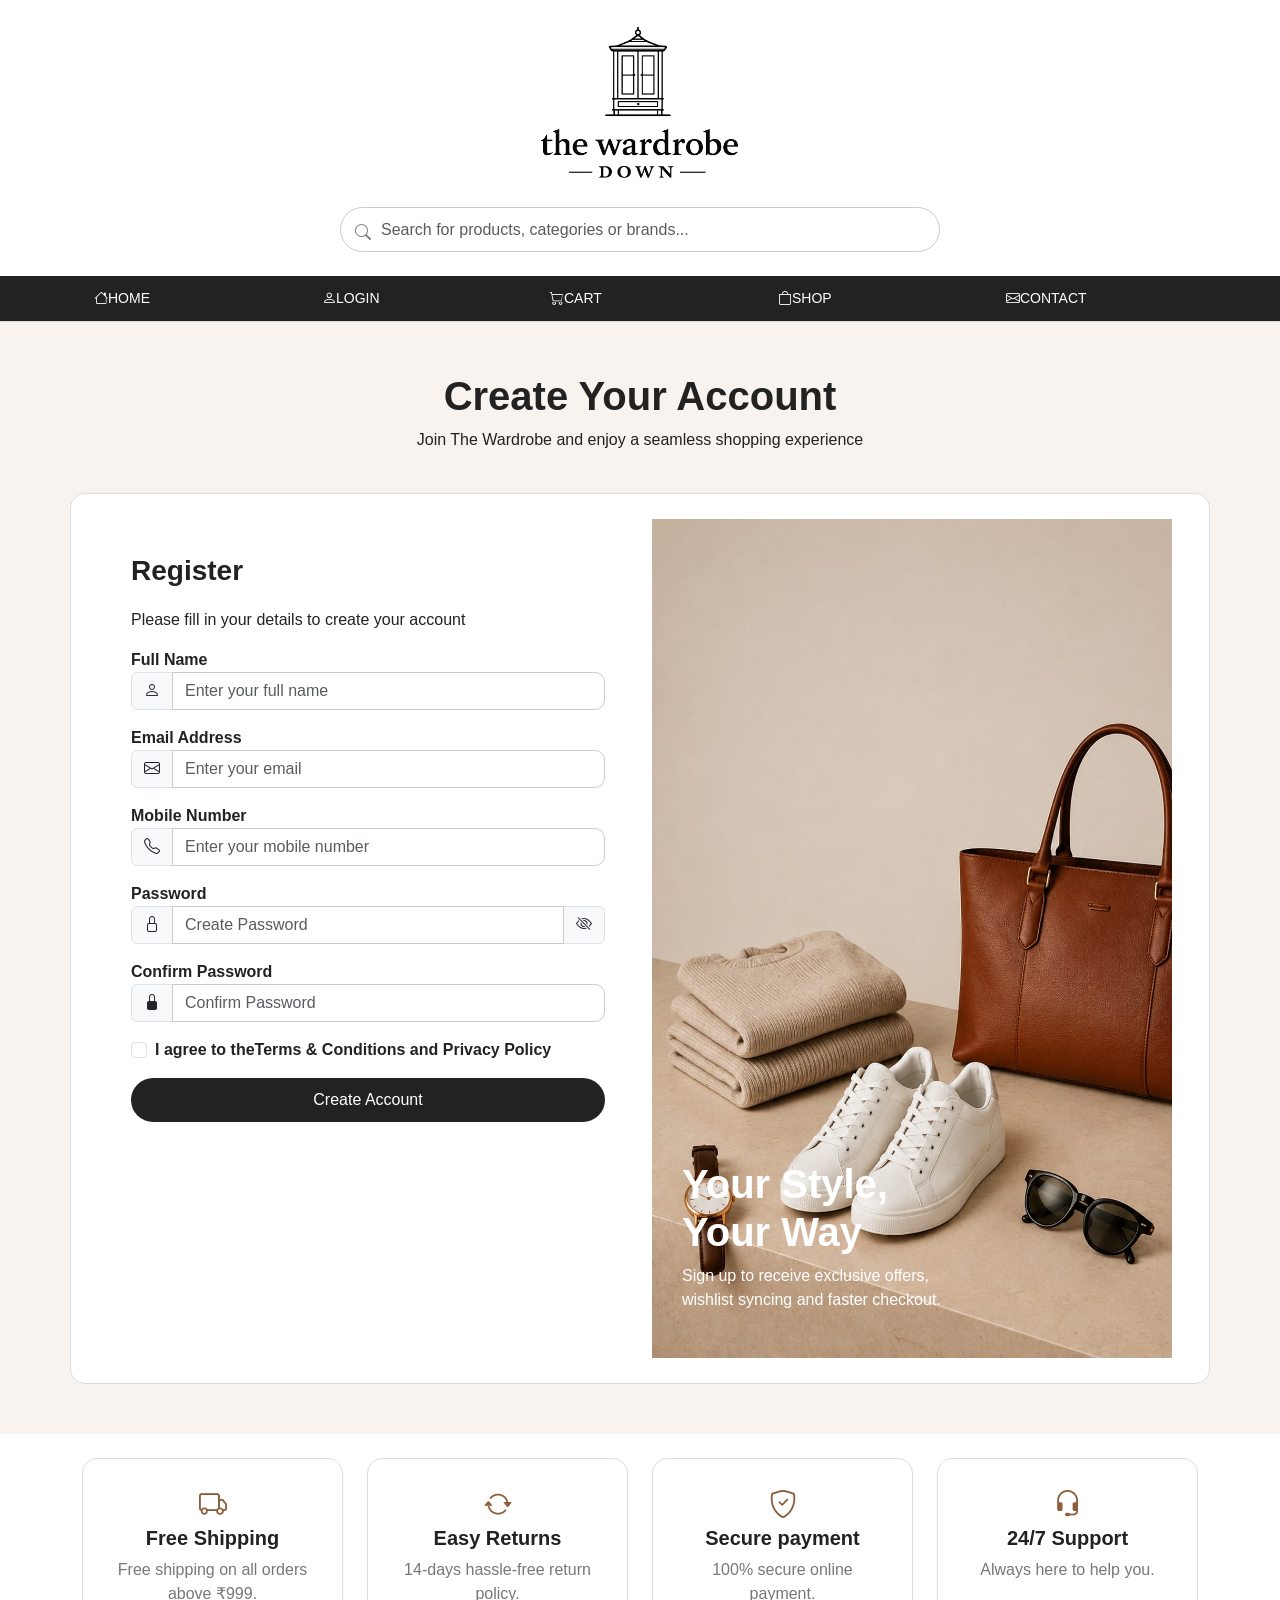
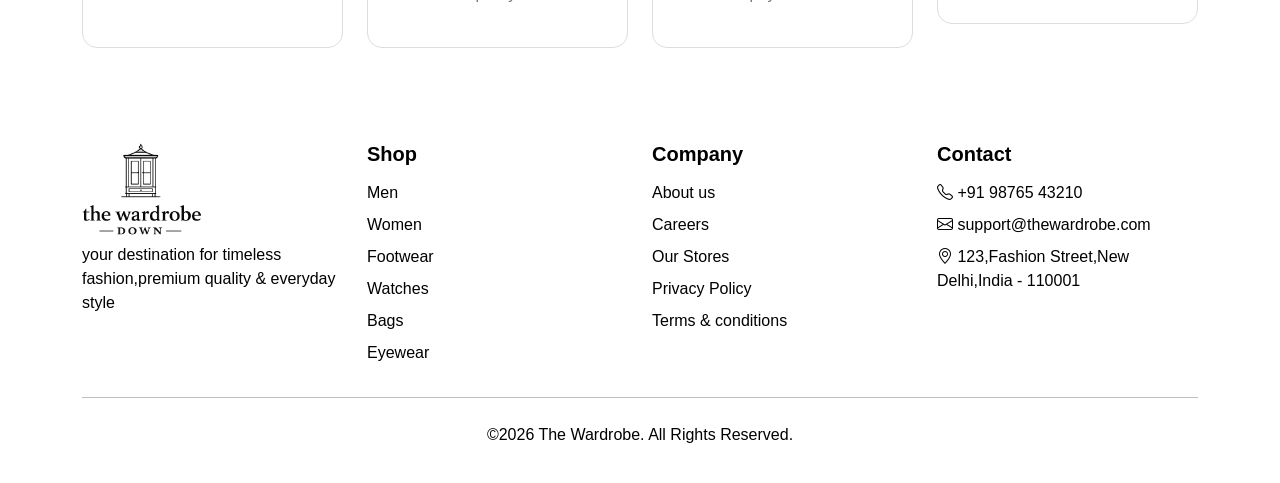
<file: register.html>
<!DOCTYPE html>
<html lang="en">
<head>
    <meta charset="UTF-8">
    <meta name="viewport" content="width=device-width, initial-scale=1.0">
    <title>The Wardrobe . Registration</title>
    <link rel="stylesheet" href="bootstrap.css">
    <link rel="stylesheet" href="https://cdn.jsdelivr.net/npm/bootstrap-icons@1.13.1/font/bootstrap-icons.min.css">
    <link rel="stylesheet" href="style.css">
</head>
<body>
    <header>
                <div class="container text-center py-4">
                    <img src="assests/logo.jpg" width="200" alt="logo">
                    <div class="search-box mx-auto">
                      <i class="bi bi-search"></i>
                      <input type="text" class="form-control" placeholder="Search for products, categories or brands...">
                    </div>
                </div>
                <div class="icon-bar">
                    <div class="container">
                        <div class="row text">
                            <div class="col">
                                <a href="index.html"><i class="bi bi-house"></i>HOME</a>
                            </div>
                            <div class="col">
                               <a href="login.html"><i class="bi bi-person"></i>LOGIN</a>
                            </div>
                            <div class="col">
                                <a href="cart.html"><i class="bi bi-cart"></i>CART</a>
                            </div>
                            <div class="col">
                                <a href="products.html"><i class="bi bi-bag"></i>SHOP</a>
                            </div>
                            <div class="col">
                                <a href="contact.html"><i class="bi bi-envelope"></i>CONTACT</a>
                            </div>
                        </div>
                    </div>
                </div>
    </header>
    <main>
        <section class="register-section">
            <div class="container">
                <div class="text-center">
                    <h1>Create Your Account</h1>
                    <p>Join The Wardrobe and enjoy a seamless shopping experience</p>
                </div>
                <div class="row register-card">
                    <div class="col-lg-6 register-left">
                        <h3>Register</h3>
                        <p>Please fill in your details to create your account</p>
                        <form>
                            <div class="mb-3">
                                <label>Full Name</label>
                                <div class="input-group">
                                    <span class="input-group-text"><i class="bi bi-person"></i></span>
                                    <input type="text" class="form-control" placeholder="Enter your full name">
                                </div>
                            </div>
                            <div class="mb-3">
                                <label>Email Address</label>
                                <div class="input-group">
                                    <span class="input-group-text"><i class="bi bi-envelope"></i></span>
                                    <input type="email" class="form-control" placeholder="Enter your email">
                                </div>
                            </div>
                            <div class="mb-3">
                                <label>Mobile Number</label>
                                <div class="input-group">
                                    <span class="input-group-text"><i class="bi bi-telephone"></i></span>
                                    <input type="text" class="form-control" placeholder="Enter your mobile number">
                                </div>
                            </div>
                            <div class="mb-3">
                                <label>Password</label>
                                <div class="input-group">
                                    <span class="input-group-text"><i class="bi bi-lock"></i></span>
                                    <input type="password" class="form-control" placeholder="Create Password">
                                    <span class="input-group-text"><i class="bi bi-eye-slash"></i></span>
                                </div>
                            </div>
                            <div class="mb-3">
                                <label>Confirm Password</label>
                                <div class="input-group">
                                    <span class="input-group-text"><i class="bi bi-lock-fill"></i></span>
                                    <input type="password" class="form-control" placeholder="Confirm Password">
                                </div>
                            </div>
                            <div class="form-check mb-3">
                                <input type="checkbox" class="form-check-input">
                                <label class="form-check-label">I agree to the<a href="#">Terms & Conditions</a> and <a href="#">Privacy Policy</a></label>
                            </div>
                            <button class="btn register-btn w-100">Create Account</button>
                        </form>
                    </div>
                    <div class="col-lg-6 register-right">
                        <div class="container">
                            <h2>Your Style,<br>Your Way</h2>
                            <p>Sign up to receive exclusive offers,<br>
                               wishlist syncing and faster checkout.</p>
                        </div>
                        <img src="assests/login banner.jpg" class="img-fluid">
                    </div>
                </div>
            </div>
        </section>
        <section class="services py-4">
            <div class="container">
                <div class="row g-4">
                    <div class="col-lg-3 col-md-6">
                        <div class="service-box">
                            <i class="bi bi-truck"></i>
                            <h5>Free Shipping</h5>
                            <p>Free shipping on all orders above &#8377;999.</p>
                        </div>
                    </div>
                    <div class="col-lg-3 col-md-6">
                        <div class="service-box">
                            <i class="bi bi-arrow-repeat"></i>
                            <h5>Easy Returns</h5>
                            <p>14-days hassle-free return policy.</p>
                        </div>
                    </div>
                    <div class="col-lg-3 col-md-6">
                        <div class="service-box">
                            <i class="bi bi-shield-check"></i>
                            <h5>Secure payment</h5>
                            <p>100% secure online payment.</p>
                        </div>
                    </div>
                    <div class="col-lg-3 col-md-6">
                        <div class="service-box">
                            <i class="bi bi-headset"></i>
                            <h5>24/7 Support</h5>
                            <p>Always here to help you.</p>
                        </div>
                    </div>
                </div>
            </div>
        </section>
    </main>
    <footer class="footer">
        <div class="container">
            <div class="row">
                <div class="col">
                    <img src="assests/logo.jpg" width="120">
                    <p>your destination for timeless fashion,premium quality & everyday style</p>
                    <div class="social-icons d-flex justify-content-between">
                        <a href="#"><i class="bi bi-facebook"></i></a>
                        <a href="#"><i class="bi bi-instagram"></i></a>
                        <a href="#"><i class="bi bi-twitter-x"></i></a>
                        <a href="#"><i class="bi bi-youtube"></i></a>
                    </div>
                </div>
                <div class="col">
                    <h5>Shop</h5>
                    <ul>
                        <li><a href="products.html">Men</a></li>
                        <li><a href="products.html">Women</a></li>
                        <li><a href="products.html">Footwear</a></li>
                        <li><a href="products.html">Watches</a></li>
                        <li><a href="products.html">Bags</a></li>
                        <li><a href="products.html">Eyewear</a></li>
                    </ul>
                </div>
                <div class="col">
                    <h5>Company</h5>
                    <ul>
                        <li><a href="#">About us</a></li>
                        <li><a href="#">Careers</a></li>
                        <li><a href="#">Our Stores</a></li>
                        <li><a href="#">Privacy Policy</a></li>
                        <li><a href="#">Terms & conditions</a></li>
                    </ul>
                </div>
                <div class="col">
                    <h5>Contact</h5>
                    <ul>
                    <li><i class="bi bi-telephone"></i>  +91 98765 43210</li>
                    <li><i class="bi bi-envelope"></i>   support@thewardrobe.com</li>
                    <li><i class="bi bi-geo-alt"></i>   123,Fashion Street,New Delhi,India - 110001</li>
                    </ul>
                </div>
            </div>
            <hr>
            <div class="copyright">
                <p>&copy;2026 The Wardrobe. All Rights Reserved.</p>
            </div>
        </div>
    </footer> 
</body>
</html>
</file>
<file: style.css>
body {
  margin: 0;
  font-family: Arial, sans-serif;
  background-color: #f8f3ee;
  color: #222;
}
a {
  text-decoration: none;
  color: inherit;
}
img {
  max-width: 100%;
}
header {
  background-color: #fff;
  border-bottom: 1px solid #ddd;
}
header img {
  margin-bottom: 15px;
}
.search-box {
  max-width: 600px;
  margin: auto;
  position: relative;
}
.search-box i {
  position: absolute;
  top: 14px;
  left: 15px;
  color: gray;
}
.search-box input {
  padding-left: 40px;
  border-radius: 25px;
  height: 45px;
}
.icon-bar {
  background-color: #222;
}
.icon-bar a {
  color: white;
  padding: 12px;
  display: block;
  font-size: 14px;
}
.icon-bar a:hover {
  background-color: #8b5e3c;
}
.hero-banner {
  padding: 30px 0;
}
.hero-banner .row {
  min-height: 450px;
  background-size: cover;
  background-position: center;
  border-radius: 20px;
}
.hero-banner h1 {
  font-size: 60px;
  font-weight: bold;
  color: white;
}
.hero-banner p {
  color: white;
  font-size: 20px;
}
.hero-banner .col-lg-6 {
  padding: 60px;
}
.btn-dark,
.login-btn,
.register-btn,
.submit-btn,
.checkout-btn {
  background-color: #222 !important;
  border: none !important;
  color: white !important;
  border-radius: 25px;
  padding: 10px 25px;
}
.btn-dark:hover,
.login-btn:hover,
.register-btn:hover,
.submit-btn:hover,
.checkout-btn:hover {
  background-color: #8b5e3c !important;
}
.section-title h3,
.shop-page h2,
.cart-section h2,
.checkout h1,
.help-heading h1,
.page-tittle h1,
.register-section h1 {
  font-weight: bold;
  color: #222;
}
.section-title p,
.cart-section p,
.checkout p,
.help-heading p {
  color: #777;
}
.category-section {
  padding: 50px 0;
}
.category-card {
  background-color: white;
  border: 1px solid #ddd;
  padding: 12px;
  text-align: center;
  border-radius: 15px;
  margin-bottom: 20px;
}
.category-card:hover {
  transform: translateY(-5px);
  transition: 0.3s;
}
.category-card img {
  border-radius: 12px;
  height: 220px;
  object-fit: cover;
}
.category-card h6 {
  margin-top: 10px;
  font-weight: bold;
}
.featured-products,
.related-product,
.shop-page {
  padding: 50px 0;
}
.product-box,
.product-card {
  background-color: white;
  border: 1px solid #ddd !important;
  border-radius: 15px !important;
  overflow: hidden;
  margin-bottom: 25px;
}
.product-box:hover,
.product-card:hover {
  transform: translateY(-5px);
  transition: 0.3s;
}
.product-box img,
.product-card img {
  height: 320px;
  width: 100%;
  object-fit: cover;
}
.product-content,
.product-card .card-body {
  padding: 15px;
}.pagination .page-link{
   color: #8b5e3c;
   border: 1px solid #ddd;
}
.pagination .page-link:hover{
  background-color: #8b5e3c;
  color: #fff;
}
.pagination .page-item.active .page-link{
  background-color: #8b5e3c;
  border-color: #8b5e3c;
  color: #fff;
}
.product-content h6,
.product-card h5,
.product-card h6 {
  font-weight: bold;
}
.product-card .card-body h4{
  color: #8b5e3c;
}

.price-row {
  display: flex;
  justify-content: space-between;
  align-items: center;
}
.price-row span,
.price {
  color: #8b5e3c;
  font-weight: bold;
}
.price-row i {
  background-color: #222;
  color: white;
  padding: 10px;
  border-radius: 50%;
}
.wishlist {
  position: absolute;
  top: 12px;
  right: 12px;
  background-color: white;
  padding: 8px 10px;
  border-radius: 50%;
}
.promo-section {
  padding: 50px 0;
}
.promo-banner {
  min-height: 350px;
  background-size: cover;
  background-position: center;
  border-radius: 20px;
  margin-bottom: 20px;
  position: relative;
}
.promo-content {
  padding: 45px;
  max-width: 350px;
}
.promo-content h2 {
  font-size: 45px;
  font-weight: bold;
}
.promo-content p {
  color: #555;
}
.promo-btn-dark,
.promo-btn-light {
  display: inline-block;
  padding: 10px 22px;
  border-radius: 25px;
  margin-top: 10px;
}
.promo-btn-dark {
  background-color: #222;
  color: white;
}
.promo-btn-light {
  background-color: white;
  color: #222;
}
.services {
  background-color: #fff;
  padding: 40px 0;
}
.service-box {
  text-align: center;
  padding: 25px;
  border: 1px solid #ddd;
  border-radius: 15px;
  margin-bottom: 20px;
  background-color: white;
}
.service-box i {
  font-size: 28px;
  color: #8b5e3c;
  margin-bottom: 10px;
}
.service-box h5 {
  font-weight: bold;
}
.service-box p {
  color: #777;
}
.footer {
  background-color: white;
  color:black;
  padding: 50px 0 20px;
}
.footer h5 {
  font-weight: bold;
  margin-bottom: 15px;
}
.footer p,
.footer li,
.footer a {
  color: black;
}
.footer ul {
  list-style: none;
  padding-left: 0;
}
.footer li {
  margin-bottom: 8px;
}
.footer a:hover {
  color: grey;
}
.social-icons a {
  color: white;
  margin-right: 10px;
  font-size: 18px;
}
.copyright {
  text-align: center;
  margin-top: 25px;
}
.filter-box {
  background-color: white;
  border: 1px solid #ddd;
  padding: 20px;
  border-radius: 15px;
  margin-bottom: 25px;
}
.filter-box h5 {
  font-weight: bold;
}
.filter-box ul {
  padding-left: 0;
  list-style: none;
}
.filter-box li {
  margin-bottom: 8px;
}
.color {
  width: 25px;
  height: 25px;
  display: inline-block;
  border-radius: 50%;
  border: 1px solid #ccc;
  margin: 4px;
}
.black { background-color: black; }
.white { background-color: white; }
.beige { background-color: beige; }
.brown { background-color: brown; }
.olive { background-color: olive; }
.navy { background-color: navy; }
.gray { background-color: gray; }
.blue { background-color: steelblue; }
.filter-btn {
  background-color: #222;
  color: white;
  border: none;
  padding: 10px 20px;
  border-radius: 25px;
}
.product-page {
  padding: 50px 0;
}
.main-image img {
  border-radius: 20px;
}
.thumb {
  border-radius: 10px;
  cursor: pointer;
  height: 90px;
  object-fit: cover;
}
.thumb:hover {
  border: 2px solid #8b5e3c;
}
.product-page h1 {
  font-size: 45px;
  font-weight: bold;
}
.product-page .price {
  font-size: 28px;
}
.size-buttons .btn {
  margin-right: 6px;
  margin-bottom: 6px;
}
.quantity {
  display: flex;
  align-items: center;
  margin-top: 10px;
}
.quantity button,
.quantity input {
  width: 40px;
  height: 38px;
  text-align: center;
  border: 1px solid #ccc;
  background-color: white;
}
.detail-box {
  background-color: white;
  border: 1px solid #ddd;
  padding: 25px;
  border-radius: 15px;
}
.cart-section {
  padding: 50px 0;
}
.cart-card,
.summary,
.checkout-card,
.help-card,
.login-card,
.register-card {
  background-color: white;
  border: 1px solid #ddd;
  border-radius: 15px;
  padding: 25px;
}
.cart-item {
  display: flex;
  align-items: center;
  gap: 15px;
  border-bottom: 1px solid #ddd;
  padding: 20px 0;
}
.cart-item img {
  width: 100px;
  height: 120px;
  object-fit: cover;
  border-radius: 12px;
}
.cart-item h5 {
  font-weight: bold;
}
.summary h3 {
  font-weight: bold;
}
.checkout-btn {
  display: block;
  width: 100%;
  text-align: center;
  margin-top: 15px;
}
.checkout {
  padding: 50px 0;
}
.checkout-card {
  margin-bottom: 25px;
}
.checkout-card h3 {
  font-weight: bold;
}
.checkout-card img {
  width: 60px;
  height: 75px;
  object-fit: cover;
  border-radius: 10px;
}
.page-tittle,
.help-heading,
.register-section .text-center {
  text-align: center;
  padding: 50px 0 25px;
}
.login-section,
.register-section {
  padding-bottom: 50px;
}
.login-left,
.register-left {
  padding: 35px;
}
.login-left h3,
.register-left h3 {
  font-weight: bold;
  margin-bottom: 20px;
}
.login-right,
.register-right {
  min-height: 450px;
  position: relative;
}
.login-right img,
.register-right img {
  width: 100%;
  height: 100%;
  object-fit: cover;
}
.login-right .content,
.register-right .container {
  position: absolute;
  bottom: 30px;
  left: 30px;
  right: 30px;
  color: white;
}
.login-right h2,
.register-right h2 {
  font-size: 40px;
  font-weight: bold;
}
.help-setion {
  padding: 40px 0;
}
.help-card h3,
.help-card h4 {
  font-weight: bold;
}
.help-card textarea {
  width: 100%;
  min-height: 130px;
  padding: 12px;
  border: 1px solid #ccc;
  border-radius: 10px;
}
.contact-row {
  display: flex;
  align-items: center;
  gap: 12px;
  margin-bottom: 14px;
}
.contact-row i {
  color: #8b5e3c;
  font-size: 20px;
}
.topic {
  background-color: #f8f3ee;
  padding: 12px;
  border-radius: 10px;
  margin-bottom: 10px;
}
.form-control,
.form-select {
  border-radius: 10px;
  border: 1px solid #ccc;
}
.form-control:focus,
.form-select:focus {
  border-color: #8b5e3c;
  box-shadow: none;
}
label {
  font-weight: bold;
}
@media (max-width: 992px) {
  .hero-banner h1 {
    font-size: 45px;
  }
  .hero-banner .col-lg-6 {
    padding: 40px;
  }
  .product-box img,
  .product-card img {
    height: 260px;
  }
  .cart-item {
    flex-wrap: wrap;
  }
  .login-right,
  .register-right {
    min-height: 350px;
  }
}
@media (max-width: 768px) {
  .hero-banner .row {
    min-height: 380px;
  }
  .hero-banner h1 {
    font-size: 38px;
  }
  .hero-banner p {
    font-size: 16px;
  }
  .promo-content h2 {
    font-size: 35px;
  }
  .product-page h1 {
    font-size: 35px;
  }
  .cart-item img {
    width: 85px;
    height: 100px;
  }
  .footer {
    text-align: center;
  }
}
@media (max-width: 576px) {
  .hero-banner .col-lg-6 {
    padding: 25px;
  }
  .hero-banner h1 {
    font-size: 32px;
  }
  .promo-content {
    padding: 25px;
  }
  .promo-content h2 {
    font-size: 30px;
  }
  .product-box img,
  .product-card img {
    height: 230px;
  }
  .cart-item {
    display: block;
    text-align: center;
  }
  .cart-item img {
    margin: auto;
    margin-bottom: 10px;
  }
  .login-left,
  .register-left {
    padding: 25px;
  }
  .login-right h2,
  .register-right h2 {
    font-size: 30px;
  }
}
</file>
